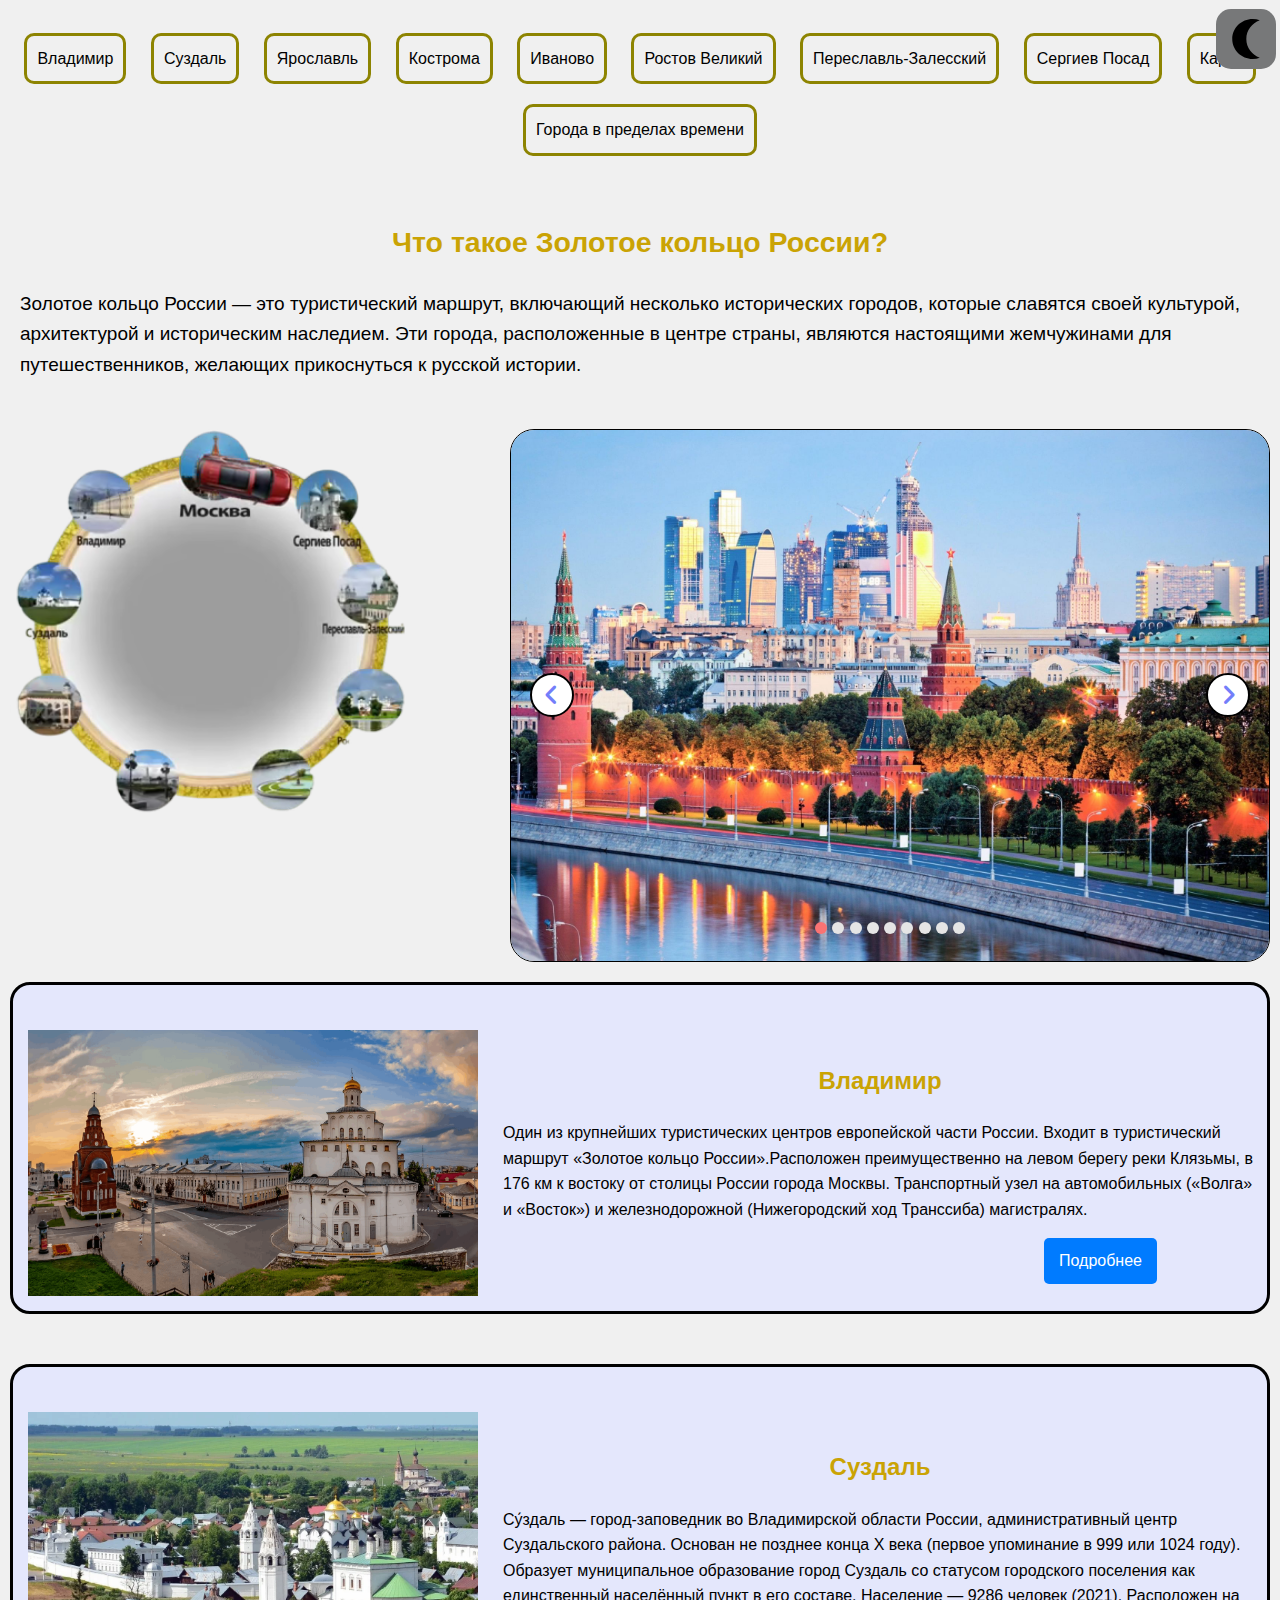
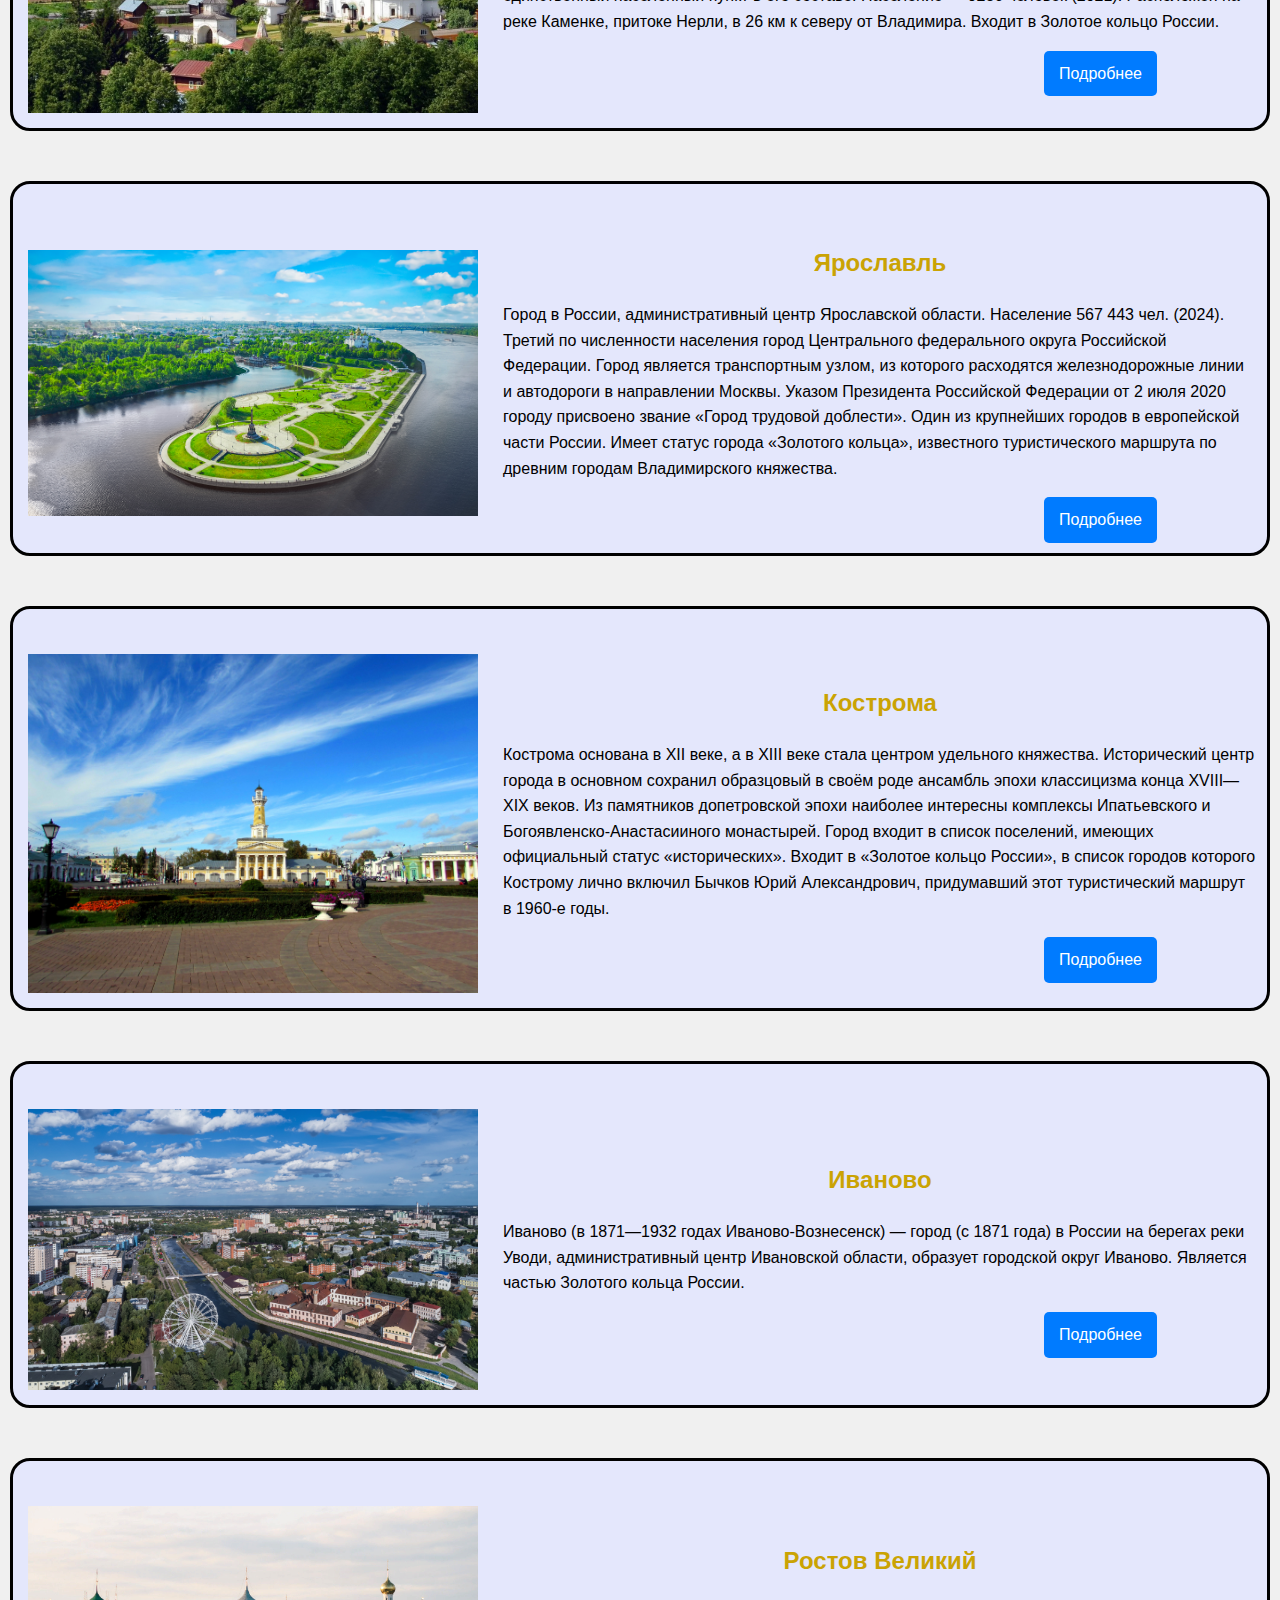
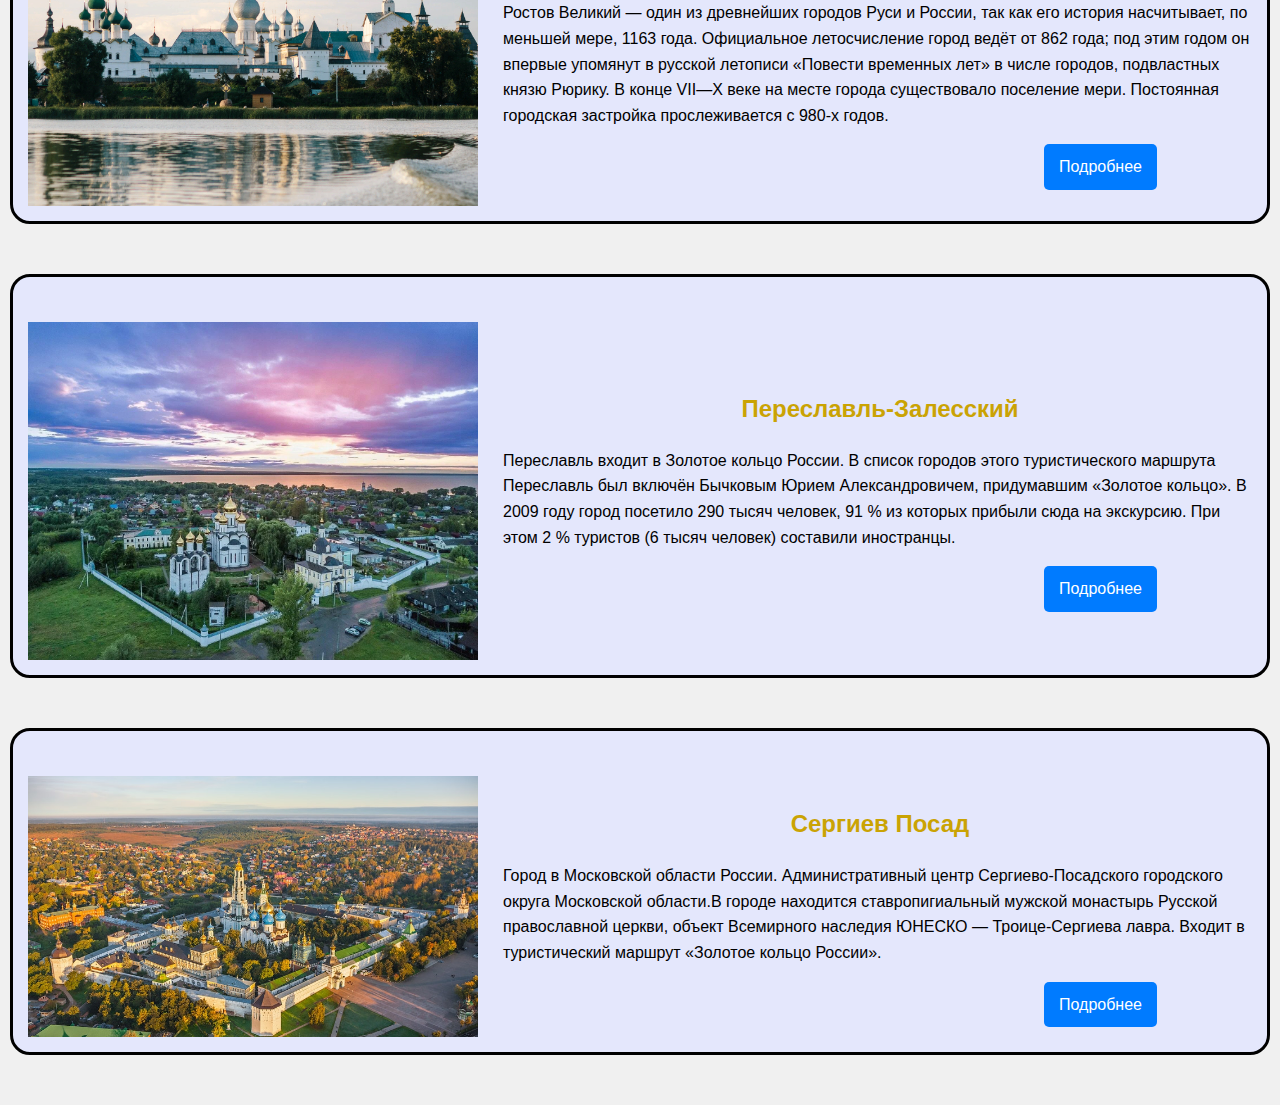
<file: index.html>
<!DOCTYPE html>
<html lang="ru">

<head>
    <meta charset="UTF-8">
    <meta name="viewport" content="width=device-width, initial-scale=1.0">
    <title>Золотое кольцо России</title>
    <link rel="stylesheet" href="styles.css">
    <link rel="stylesheet" href="darkTheme.css">
    <link rel="stylesheet" href="https://cdnjs.cloudflare.com/ajax/libs/font-awesome/6.4.0/css/all.min.css">
    <link rel="icon" href="img/icon.png" type="image/png">
    
</head>

<body>
<button class="dark_theme_btn">
    <svg class="darkThemeIcon darkThemeIcon_night" viewBox="-5 0 32 32">
        <g id="Page-1" stroke="none" stroke-width="1" fill="none" fill-rule="evenodd" sketch:type="MSPage">
            <g id="Icon-Set-Filled" sketch:type="MSLayerGroup" transform="translate(-575.000000, -829.000000)"
                fill="#000000">
                <path
                    d="M586.256,845 C586.256,838.1 590.735,832.236 597,829.991 C595.243,829.361 593.353,829 591.372,829 C582.33,829 575,836.164 575,845 C575,853.837 582.33,861 591.372,861 C593.353,861 595.243,860.639 597,860.009 C590.735,857.764 586.256,851.901 586.256,845"
                    id="moon" sketch:type="MSShapeGroup">
    
                </path>
            </g>
        </g>
    </svg>
    <svg class="darkThemeIcon darkThemeIcon_light" viewBox="0 0 64 64">
        <g>
            <circle fill-rule="evenodd" clip-rule="evenodd" fill="#231F20" cx="32.003" cy="32.005" r="16.001" />
            <path fill-rule="evenodd" clip-rule="evenodd" fill="#231F20" d="M12.001,31.997c0-2.211-1.789-4-4-4H4c-2.211,0-4,1.789-4,4
    		s1.789,4,4,4h4C10.212,35.997,12.001,34.208,12.001,31.997z" />
            <path fill-rule="evenodd" clip-rule="evenodd" fill="#231F20"
                d="M12.204,46.139l-2.832,2.833c-1.563,1.562-1.563,4.094,0,5.656
    		c1.562,1.562,4.094,1.562,5.657,0l2.833-2.832c1.562-1.562,1.562-4.095,0-5.657C16.298,44.576,13.767,44.576,12.204,46.139z" />
            <path fill-rule="evenodd" clip-rule="evenodd" fill="#231F20" d="M32.003,51.999c-2.211,0-4,1.789-4,4V60c0,2.211,1.789,4,4,4
    		s4-1.789,4-4l-0.004-4.001C36.003,53.788,34.21,51.999,32.003,51.999z" />
            <path fill-rule="evenodd" clip-rule="evenodd" fill="#231F20" d="M51.798,46.143c-1.559-1.566-4.091-1.566-5.653-0.004
    		s-1.562,4.095,0,5.657l2.829,2.828c1.562,1.57,4.094,1.562,5.656,0s1.566-4.09,0-5.656L51.798,46.143z" />
            <path fill-rule="evenodd" clip-rule="evenodd" fill="#231F20" d="M60.006,27.997l-4.009,0.008
    		c-2.203-0.008-3.992,1.781-3.992,3.992c-0.008,2.211,1.789,4,3.992,4h4.001c2.219,0.008,4-1.789,4-4
    		C64.002,29.79,62.217,27.997,60.006,27.997z" />
            <path fill-rule="evenodd" clip-rule="evenodd" fill="#231F20"
                d="M51.798,17.859l2.828-2.829c1.574-1.566,1.562-4.094,0-5.657
    		c-1.559-1.567-4.09-1.567-5.652-0.004l-2.829,2.836c-1.562,1.555-1.562,4.086,0,5.649C47.699,19.426,50.239,19.418,51.798,17.859z" />
            <path fill-rule="evenodd" clip-rule="evenodd" fill="#231F20" d="M32.003,11.995c2.207,0.016,4-1.789,4-3.992v-4
    		c0-2.219-1.789-4-4-4c-2.211-0.008-4,1.781-4,3.993l0.008,4.008C28.003,10.206,29.792,11.995,32.003,11.995z" />
            <path fill-rule="evenodd" clip-rule="evenodd" fill="#231F20" d="M12.212,17.855c1.555,1.562,4.079,1.562,5.646-0.004
    		c1.574-1.551,1.566-4.09,0.008-5.649l-2.829-2.828c-1.57-1.571-4.094-1.559-5.657,0c-1.575,1.559-1.575,4.09-0.012,5.653
    		L12.212,17.855z" />
        </g>
    </svg>
</button>
    <nav class="navDark">
        <a href="#vladimir">Владимир</a>
        <a href="#suzdal">Суздаль</a>
        <a href="#yaroslavl">Ярославль</a>
        <a href="#kostroma">Кострома</a>
        <a href="#ivanovo">Иваново</a>
        <a href="#rostov">Ростов Великий</a>
        <a href="#pereslavl">Переславль-Залесский</a>
        <a href="#sergievposad">Сергиев Посад</a>
        <a href="map.html">Карта</a>
        <a href="map2.html">Города в пределах времени</a>
    </nav>

    <div class="intro">
        <h2 class="int">Что такое Золотое кольцо России?</h2>
        <p>Золотое кольцо России — это туристический маршрут, включающий несколько исторических городов, которые
            славятся своей культурой, архитектурой и историческим наследием. Эти города, расположенные в центре страны,
            являются настоящими жемчужинами для путешественников, желающих прикоснуться к русской истории.</p>
    </div>
    <div class="map">
        <video src="img/kartagl.webm" class="image1" autoplay muted loop></video>

        <div class="blockSlider" id="blockSlider">
            <div class="FullArea">
                <div class="imagesArea">
                    <img src="img/mockva.jpg" alt="" class="imageSlider">
                    <img src="img/sergievposad.jpg" alt="" class="imageSlider">
                    <img src="img/pereslavl.jpg" alt="" class="imageSlider">
                    <img src="img/rostov.png" alt="" class="imageSlider">
                    <img src="img/yaroslavl.jpg" alt="" class="imageSlider">
                    <img src="img/kostroma.jpg" alt="" class="imageSlider">
                    <img src="img/ivanovo.jpg" alt="" class="imageSlider">
                    <img src="img/suzdal.jpg" alt="" class="imageSlider">
                    <img src="img/vladimir.png" alt="" class="imageSlider">
                </div>

                <div class="pointsAreaSize">
                    <span class="point"></span>
                    <span class="point"></span>
                    <span class="point"></span>
                    <span class="point"></span>
                    <span class="point"></span>
                    <span class="point"></span>
                    <span class="point"></span>
                    <span class="point"></span>
                    <span class="point"></span>
                </div>

                <div class="btnsAreaSize">
                    <div class="blockArrow" id="leftBtn"><i class="fa fa-angle-left" aria-hidden="true"></i></div>
                    <div class="blockArrow" id="rightBtn"><i class="fa fa-angle-right" aria-hidden="true"></i></div>
                </div>
            </div>

        </div>
        <script src="script.js"></script>
    </div>




    <div class="adapt">
        <div class="container">
            <img src="img/vladimir.png" alt="Изображение недоступно" class="image">
            <div class="text">
                <h2 id="vladimir">Владимир</h2>
                <p>Один из крупнейших туристических центров европейской части России. Входит в туристический маршрут
                    «Золотое кольцо России».Расположен преимущественно на левом берегу реки Клязьмы, в 176 км к
                    востоку от столицы России города Москвы. Транспортный узел на автомобильных («Волга» и «Восток»)
                    и
                    железнодорожной (Нижегородский ход Транссиба) магистралях.</p>
                <a href="vladimir.html" class="more-button">Подробнее</a>
            </div>
        </div>
    </div>


    <div class="adapt">
        <div class="container">
            <img src="img/suzdal.jpg" alt="Изображение недоступно" class="image">
            <div class="text">
                <h2 id="suzdal">Суздаль</h2>
                <p>Су́здаль — город-заповедник во Владимирской области России, административный центр Суздальского
                    района. Основан не
                    позднее конца X века (первое упоминание в 999 или 1024 году).

                    Образует муниципальное образование город Суздаль со статусом городского поселения как единственный
                    населённый пункт в
                    его составе. Население — 9286 человек (2021).

                    Расположен на реке Каменке, притоке Нерли, в 26 км к северу от Владимира. Входит в Золотое кольцо
                    России.</p>
                <a href="suzdal.html" class="more-button">Подробнее</a>
            </div>
        </div>
    </div>









    <div class="adapt">
        <div class="container">
            <img src="img/yaroslavl.jpg" alt="Изображение недоступно" class="image">

            <div class="text">
                <h2 id="yaroslavl">Ярославль</h2>
                <p>Город в России, административный центр Ярославской области. Население 567 443 чел. (2024). Третий
                    по
                    численности
                    населения город Центрального федерального округа Российской Федерации. Город является
                    транспортным
                    узлом, из которого
                    расходятся железнодорожные линии и автодороги в направлении Москвы. Указом Президента Российской
                    Федерации от 2 июля 2020 городу присвоено звание «Город трудовой доблести». Один из
                    крупнейших городов в европейской части России. Имеет статус города «Золотого кольца», известного
                    туристического маршрута
                    по древним городам Владимирского княжества.</p>
                <a href="yaroslavl.html" class="more-button">Подробнее</a>

            </div>
        </div>
    </div>


    <div class="adapt">
        <div class="container">
            <img src="img/kostroma.jpg" alt="Изображение недоступно" class="image">
            <div class="text">
                <h2 id="kostroma">Кострома</h2>
                <p>Кострома основана в XII веке, а в XIII веке стала центром удельного княжества. Исторический центр
                    города в основном
                    сохранил образцовый в своём роде ансамбль эпохи классицизма конца XVIII—XIX веков. Из памятников
                    допетровской эпохи
                    наиболее интересны комплексы Ипатьевского и Богоявленско-Анастасииного монастырей. Город входит
                    в
                    список поселений,
                    имеющих официальный статус «исторических». Входит в «Золотое кольцо России», в список городов
                    которого Кострому лично
                    включил Бычков Юрий Александрович, придумавший этот туристический маршрут в 1960-е годы.</p>
                <a href="kostroma.html" class="more-button">Подробнее</a>
            </div>
        </div>
    </div>









    <div class="adapt">
        <div class="container">
            <img src="img/ivanovo.jpg" alt="Изображение недоступно" class="image">
            <div class="text">
                <h2 id="ivanovo">Иваново</h2>
                <p>Иваново (в 1871—1932 годах Иваново-Вознесенск) — город (с 1871 года) в России на берегах реки
                    Уводи,
                    административный центр Ивановской области, образует городской округ Иваново. Является частью
                    Золотого кольца
                    России.</p>
                <a href="ivanovo.html" class="more-button">Подробнее</a>
            </div>
        </div>
    </div>

    <div class="adapt">
        <div class="container">
            <img src="img/rostov.png" alt="Изображение недоступно" class="image">
            <div class="text">
                <h2 id="rostov">Ростов Великий</h2>
                <p>Ростов Великий — один из древнейших городов Руси и России, так как его история насчитывает, по
                    меньшей мере, 1163 года.
                    Официальное летосчисление город ведёт от 862 года; под этим годом он впервые упомянут в русской
                    летописи «Повести
                    временных лет» в числе городов, подвластных князю Рюрику. В конце VII—X веке на месте города
                    существовало поселение
                    мери. Постоянная городская застройка прослеживается с 980-х годов.</p>
                <a href="rostov.html" class="more-button">Подробнее</a>
            </div>
        </div>
    </div>
    <div class="adapt">
        <div class="container">
            <img src="img/pereslavl.jpg" alt="Изображение недоступно" class="image">
            <div class="text">
                <h2 id="pereslavl">Переславль-Залесский</h2>
                <p>Переславль входит в Золотое кольцо России. В список городов этого туристического маршрута
                    Переславль
                    был включён Бычковым Юрием Александровичем, придумавшим «Золотое кольцо». В 2009 году город
                    посетило
                    290 тысяч человек, 91 % из которых прибыли сюда на экскурсию. При этом 2 % туристов (6 тысяч
                    человек) составили иностранцы.</p>
                <a href="pereslavl.html" class="more-button">Подробнее</a>
            </div>
        </div>
    </div>
    <div class="adapt">
        <div class="container">
            <img src="img/sergievposad.jpg" alt="Изображение недоступно" class="image">
            <div class="text">
                <h2 id="sergievposad">Сергиев Посад</h2>
                <p>Город в Московской области России. Административный центр Сергиево-Посадского городского округа
                    Московской области.В
                    городе находится ставропигиальный мужской монастырь Русской православной церкви, объект
                    Всемирного
                    наследия ЮНЕСКО —
                    Троице-Сергиева лавра. Входит в туристический маршрут «Золотое кольцо России».</p>
                <a href="sergievposad.html" class="more-button">Подробнее</a>
            </div>
        </div>
    </div>



</html>
</file>
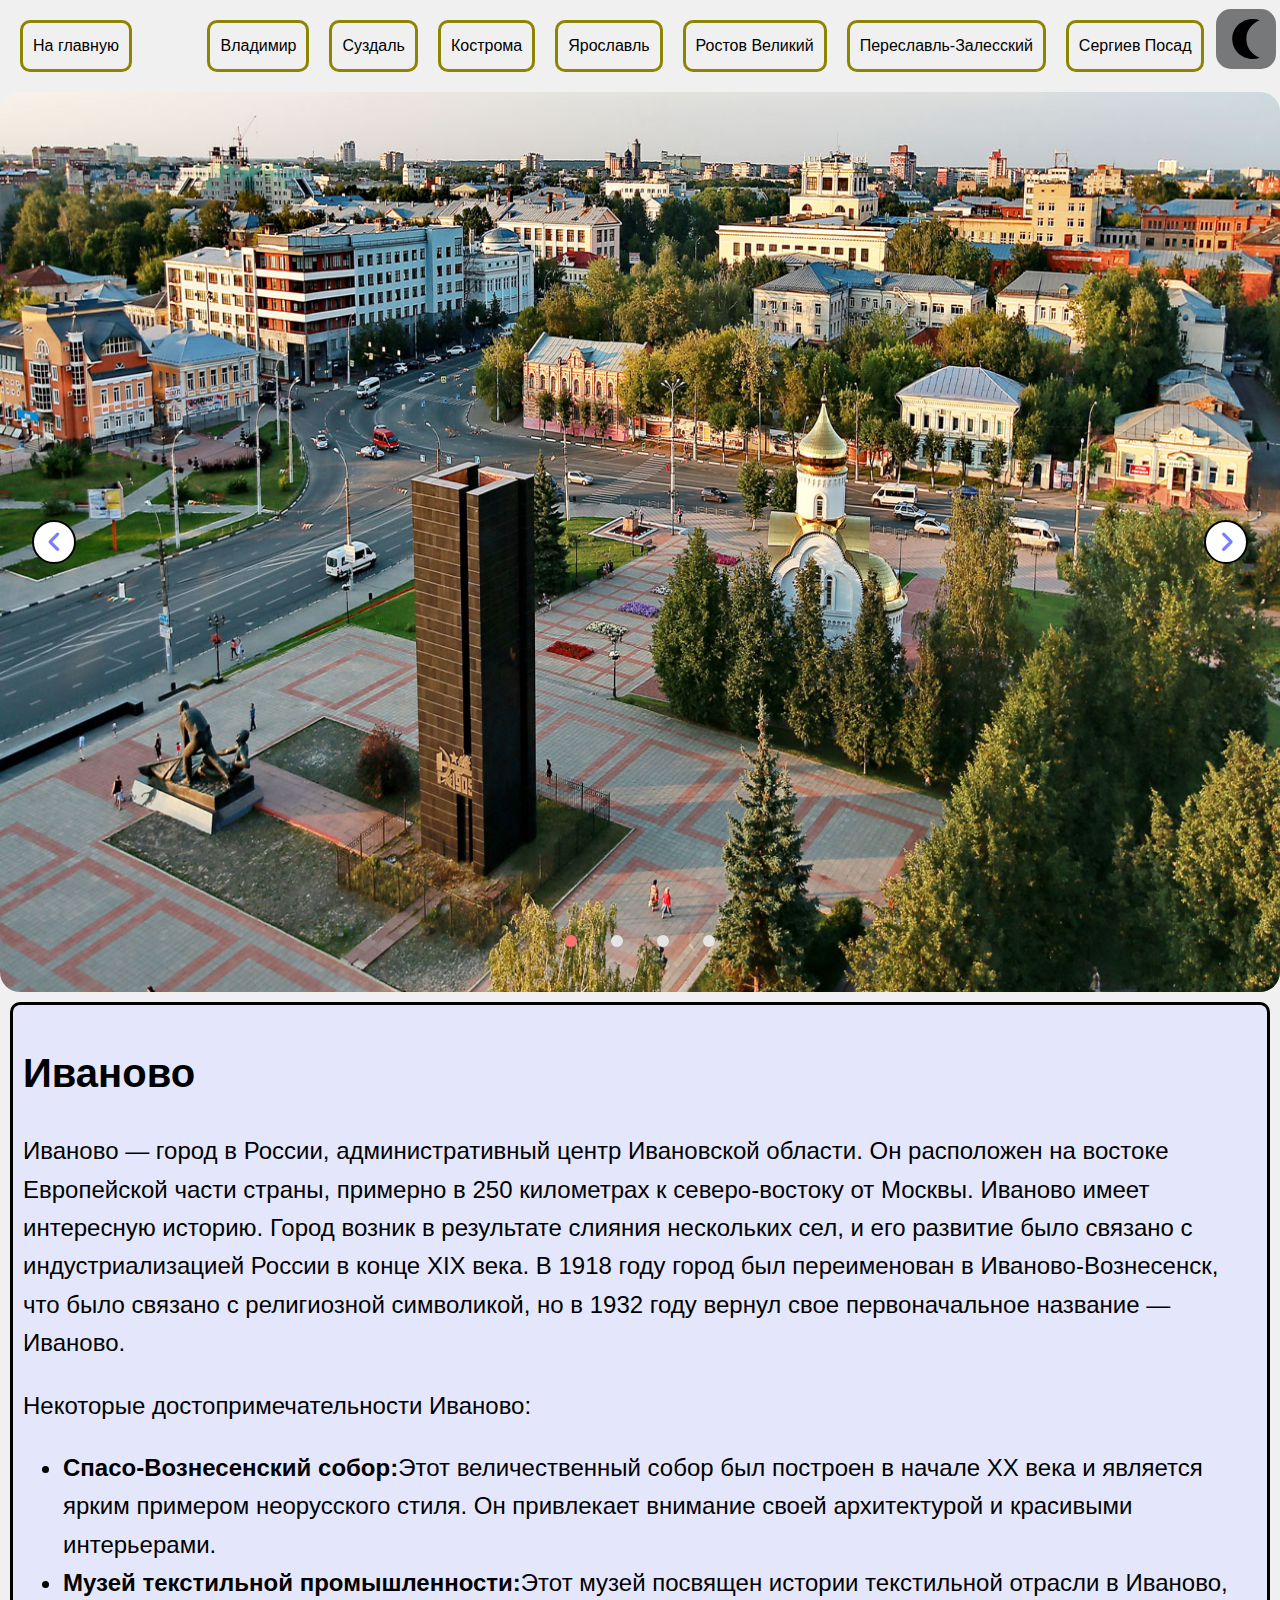
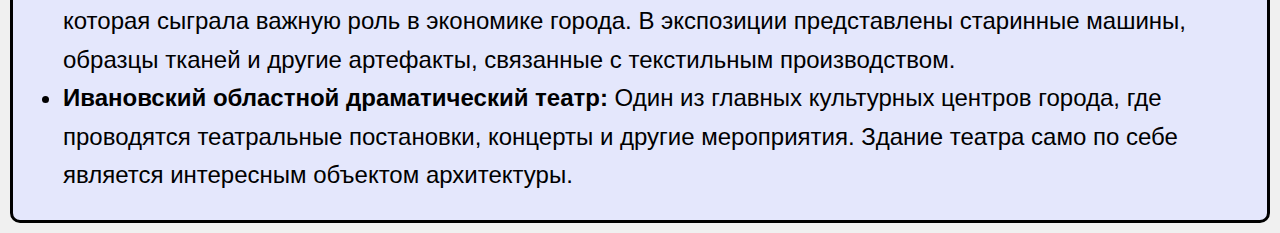
<file: ivanovo.html>
<!DOCTYPE html>
<html lang="ru">

<head>
    <meta charset="UTF-8">
    <meta name="viewport" content="width=device-width, initial-scale=1.0">
    <title>Иваново</title>
    <link rel="stylesheet" href="sourse.css">
    <link rel="stylesheet" href="darkTheme.css">
    <link rel="stylesheet" href="https://cdnjs.cloudflare.com/ajax/libs/font-awesome/6.4.0/css/all.min.css">
    <link rel="icon" href="img/icon.png" type="image/png">
</head>
<nav>
    <a href="index.html">На главную</a>
    <div class="navbar">
        <a href="vladimir.html">Владимир</a>
        <a href="yaroslavl.html">Суздаль</a>
        <a href="kostroma.html">Кострома</a>
        <a href="yaroslavl.html">Ярославль</a>
        <a href="rostov.html">Ростов Великий</a>
        <a href="pereslavl.html">Переславль-Залесский</a>
        <a href="sergievposad.html">Сергиев Посад</a>
    </div>
</nav>
<button class="dark_theme_btn">
    <svg class="darkThemeIcon darkThemeIcon_night" viewBox="-5 0 32 32">
        <g id="Page-1" stroke="none" stroke-width="1" fill="none" fill-rule="evenodd" sketch:type="MSPage">
            <g id="Icon-Set-Filled" sketch:type="MSLayerGroup" transform="translate(-575.000000, -829.000000)"
                fill="#000000">
                <path
                    d="M586.256,845 C586.256,838.1 590.735,832.236 597,829.991 C595.243,829.361 593.353,829 591.372,829 C582.33,829 575,836.164 575,845 C575,853.837 582.33,861 591.372,861 C593.353,861 595.243,860.639 597,860.009 C590.735,857.764 586.256,851.901 586.256,845"
                    id="moon" sketch:type="MSShapeGroup">

                </path>
            </g>
        </g>
    </svg>
    <svg class="darkThemeIcon darkThemeIcon_light" viewBox="0 0 64 64">
        <g>
            <circle fill-rule="evenodd" clip-rule="evenodd" fill="#231F20" cx="32.003" cy="32.005" r="16.001" />
            <path fill-rule="evenodd" clip-rule="evenodd" fill="#231F20" d="M12.001,31.997c0-2.211-1.789-4-4-4H4c-2.211,0-4,1.789-4,4
    		s1.789,4,4,4h4C10.212,35.997,12.001,34.208,12.001,31.997z" />
            <path fill-rule="evenodd" clip-rule="evenodd" fill="#231F20"
                d="M12.204,46.139l-2.832,2.833c-1.563,1.562-1.563,4.094,0,5.656
    		c1.562,1.562,4.094,1.562,5.657,0l2.833-2.832c1.562-1.562,1.562-4.095,0-5.657C16.298,44.576,13.767,44.576,12.204,46.139z" />
            <path fill-rule="evenodd" clip-rule="evenodd" fill="#231F20" d="M32.003,51.999c-2.211,0-4,1.789-4,4V60c0,2.211,1.789,4,4,4
    		s4-1.789,4-4l-0.004-4.001C36.003,53.788,34.21,51.999,32.003,51.999z" />
            <path fill-rule="evenodd" clip-rule="evenodd" fill="#231F20" d="M51.798,46.143c-1.559-1.566-4.091-1.566-5.653-0.004
    		s-1.562,4.095,0,5.657l2.829,2.828c1.562,1.57,4.094,1.562,5.656,0s1.566-4.09,0-5.656L51.798,46.143z" />
            <path fill-rule="evenodd" clip-rule="evenodd" fill="#231F20" d="M60.006,27.997l-4.009,0.008
    		c-2.203-0.008-3.992,1.781-3.992,3.992c-0.008,2.211,1.789,4,3.992,4h4.001c2.219,0.008,4-1.789,4-4
    		C64.002,29.79,62.217,27.997,60.006,27.997z" />
            <path fill-rule="evenodd" clip-rule="evenodd" fill="#231F20"
                d="M51.798,17.859l2.828-2.829c1.574-1.566,1.562-4.094,0-5.657
    		c-1.559-1.567-4.09-1.567-5.652-0.004l-2.829,2.836c-1.562,1.555-1.562,4.086,0,5.649C47.699,19.426,50.239,19.418,51.798,17.859z" />
            <path fill-rule="evenodd" clip-rule="evenodd" fill="#231F20" d="M32.003,11.995c2.207,0.016,4-1.789,4-3.992v-4
    		c0-2.219-1.789-4-4-4c-2.211-0.008-4,1.781-4,3.993l0.008,4.008C28.003,10.206,29.792,11.995,32.003,11.995z" />
            <path fill-rule="evenodd" clip-rule="evenodd" fill="#231F20" d="M12.212,17.855c1.555,1.562,4.079,1.562,5.646-0.004
    		c1.574-1.551,1.566-4.09,0.008-5.649l-2.829-2.828c-1.57-1.571-4.094-1.559-5.657,0c-1.575,1.559-1.575,4.09-0.012,5.653
    		L12.212,17.855z" />
        </g>
    </svg>
</button>
<body>
    <div class="vlslider">
        <div class="blockSlider" id="blockSlider">
            <div class="FullArea">
                <div class="imagesArea">
                    <img src="img/ivanovoimg/ivanovo1.jpg" alt="Изображение недоступно" class="imageSlider">
                    <img src="img/ivanovoimg/ivanovo2.jpg" alt="Изображение недоступно" class="imageSlider">
                    <img src="img/ivanovoimg/ivanovo3.jpg" alt="Изображение недоступно" class="imageSlider">
                    <img src="img/ivanovoimg/ivanovo4.jpg" alt="Изображение недоступно" class="imageSlider">
                </div>

                <div class="pointsAreaSize">
                    <span class="point"></span>
                    <span class="point"></span>
                    <span class="point"></span>
                    <span class="point"></span>
                </div>

                <div class="btnsAreaSize">
                    <div class="blockArrow" id="leftBtn"><i class="fa fa-angle-left" aria-hidden="true"></i></div>
                    <div class="blockArrow" id="rightBtn"><i class="fa fa-angle-right" aria-hidden="true"></i></div>
                </div>
            </div>

        </div>
        <script src="script.js"></script>
    </div>
    </div>
    <div class="description">
        <h1>Иваново</h1>

        <p>Иваново — город в России, административный центр Ивановской области. Он расположен на востоке Европейской
            части страны,
            примерно в 250 километрах к северо-востоку от Москвы. Иваново имеет интересную историю. Город возник в
            результате слияния нескольких сел, и его развитие было связано с
            индустриализацией России в конце XIX века. В 1918 году город был переименован в Иваново-Вознесенск, что было
            связано с
            религиозной символикой, но в 1932 году вернул свое первоначальное название — Иваново.
        </p>
        <p>Некоторые достопримечательности Иваново:</p>
        <ul>
            <li><strong>Спасо-Вознесенский собор:</strong>Этот величественный собор был построен в начале XX века и является ярким примером неорусского стиля. Он привлекает
            внимание своей архитектурой и красивыми интерьерами.</li>
            <li><strong>Музей текстильной промышленности:</strong>Этот музей посвящен истории текстильной отрасли в Иваново, которая сыграла важную роль в экономике города. В экспозиции
            представлены старинные машины, образцы тканей и другие артефакты, связанные с текстильным производством.</li>
            <li><strong>Ивановский областной драматический театр:</strong> Один из главных культурных центров города, где проводятся театральные постановки, концерты и другие мероприятия. Здание
            театра само по себе является интересным объектом архитектуры.</li>
        </ul>
    </div>

</body>

</html>
</file>
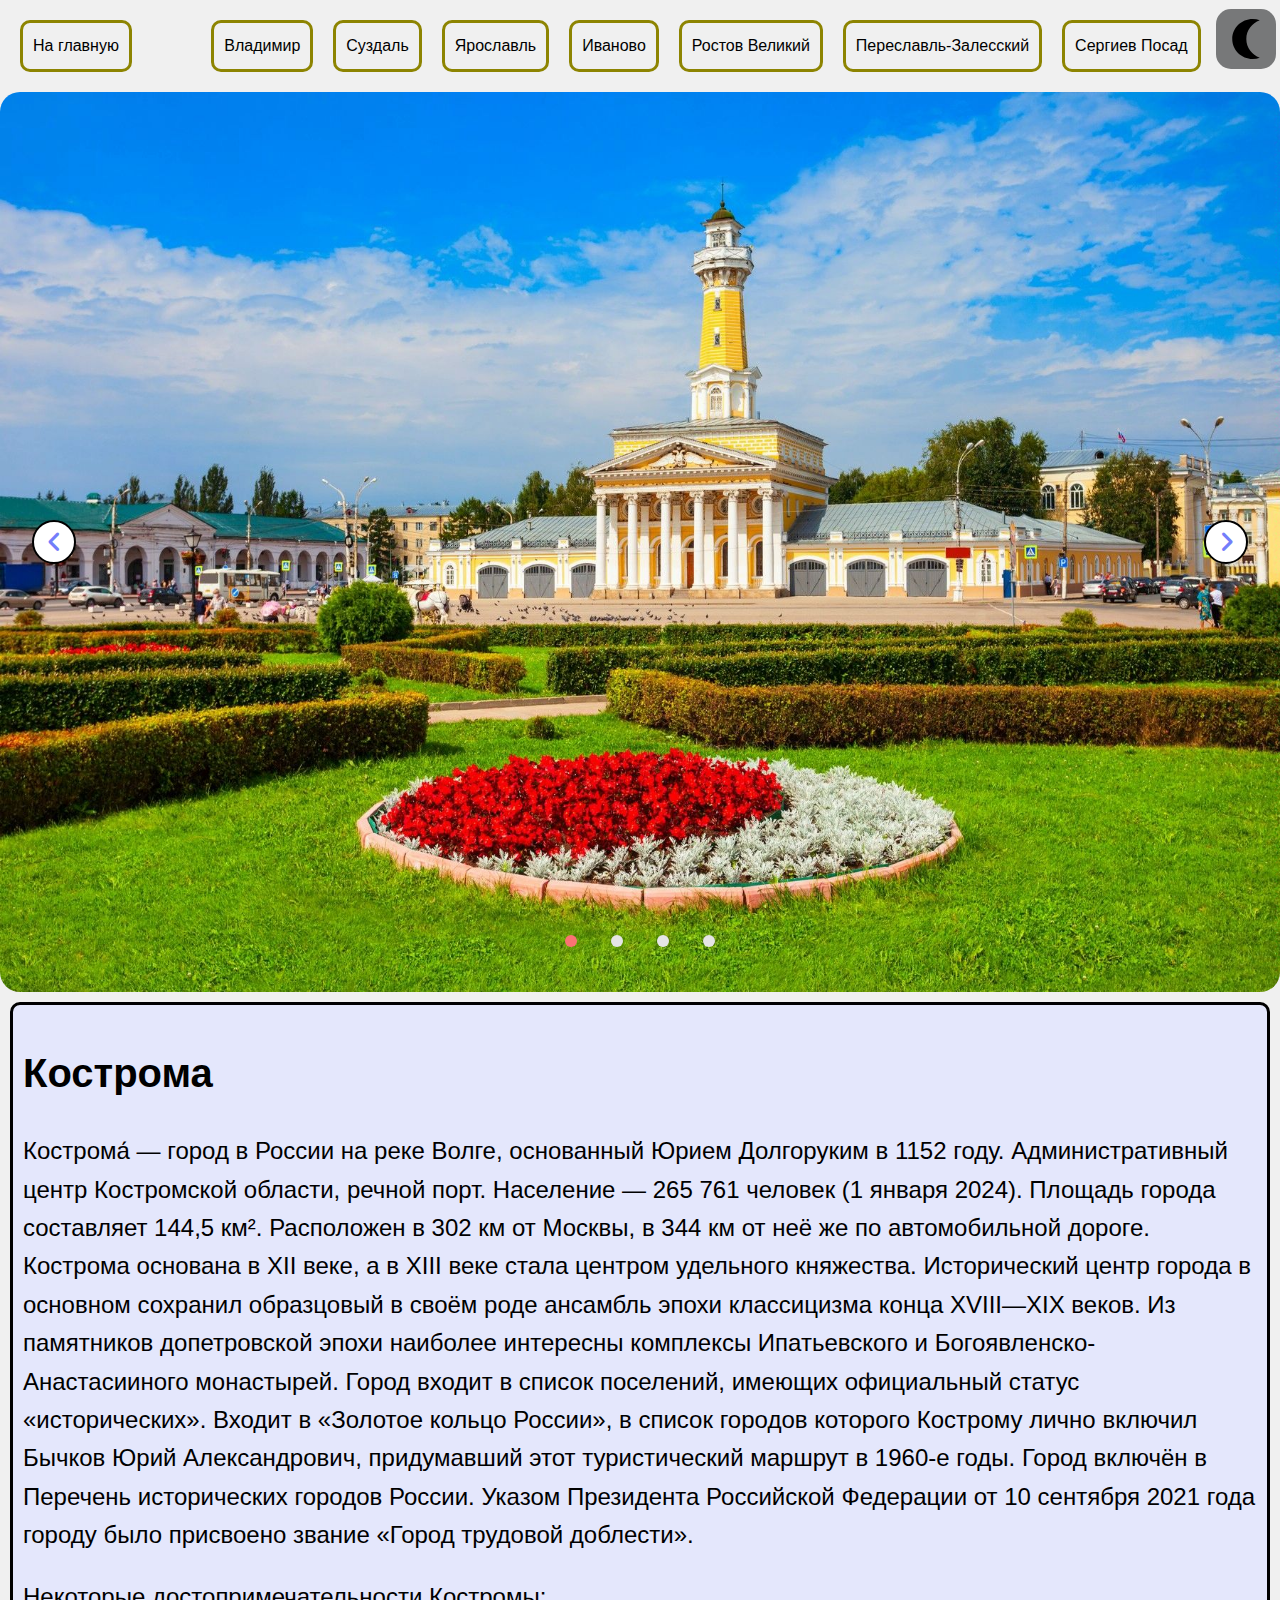
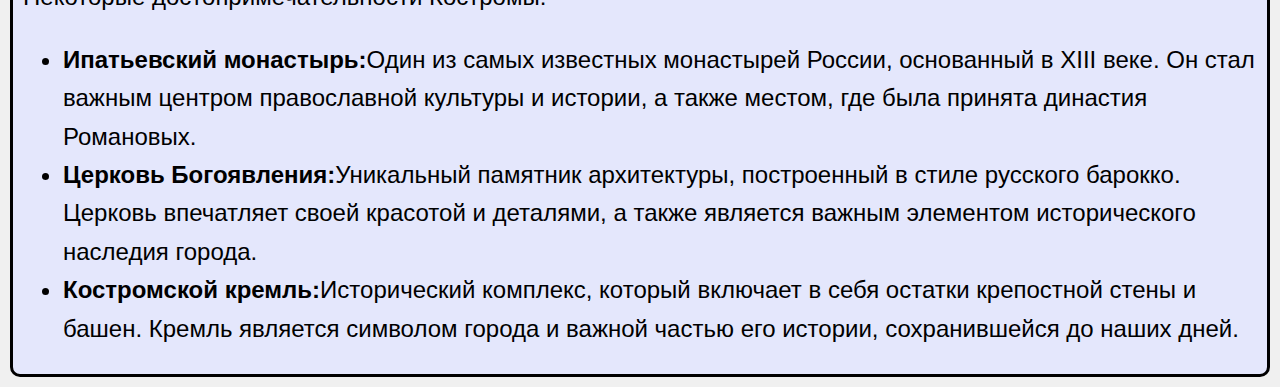
<file: kostroma.html>
<!DOCTYPE html>
<html lang="ru">

<head>
    <meta charset="UTF-8">
    <meta name="viewport" content="width=device-width, initial-scale=1.0">
    <title>Кострома</title>
    <link rel="stylesheet" href="sourse.css">
    <link rel="stylesheet" href="darkTheme.css">
    <link rel="stylesheet" href="https://cdnjs.cloudflare.com/ajax/libs/font-awesome/6.4.0/css/all.min.css">
    <link rel="icon" href="img/icon.png" type="image/png">
</head>
<nav>
    <a href="index.html">На главную</a>
    <div class="navbar">
        <a href="vladimir.html">Владимир</a>
        <a href="suzdal.html">Суздаль</a>
        <a href="yaroslavl.html">Ярославль</a>
        <a href="ivanovo.html">Иваново</a>
        <a href="rostov.html">Ростов Великий</a>
        <a href="pereslavl.html">Переславль-Залесский</a>
        <a href="sergievposad.html">Сергиев Посад</a>
    </div>
</nav>
<button class="dark_theme_btn">
    <svg class="darkThemeIcon darkThemeIcon_night" viewBox="-5 0 32 32">
        <g id="Page-1" stroke="none" stroke-width="1" fill="none" fill-rule="evenodd" sketch:type="MSPage">
            <g id="Icon-Set-Filled" sketch:type="MSLayerGroup" transform="translate(-575.000000, -829.000000)"
                fill="#000000">
                <path
                    d="M586.256,845 C586.256,838.1 590.735,832.236 597,829.991 C595.243,829.361 593.353,829 591.372,829 C582.33,829 575,836.164 575,845 C575,853.837 582.33,861 591.372,861 C593.353,861 595.243,860.639 597,860.009 C590.735,857.764 586.256,851.901 586.256,845"
                    id="moon" sketch:type="MSShapeGroup">

                </path>
            </g>
        </g>
    </svg>
    <svg class="darkThemeIcon darkThemeIcon_light" viewBox="0 0 64 64">
        <g>
            <circle fill-rule="evenodd" clip-rule="evenodd" fill="#231F20" cx="32.003" cy="32.005" r="16.001" />
            <path fill-rule="evenodd" clip-rule="evenodd" fill="#231F20" d="M12.001,31.997c0-2.211-1.789-4-4-4H4c-2.211,0-4,1.789-4,4
    		s1.789,4,4,4h4C10.212,35.997,12.001,34.208,12.001,31.997z" />
            <path fill-rule="evenodd" clip-rule="evenodd" fill="#231F20"
                d="M12.204,46.139l-2.832,2.833c-1.563,1.562-1.563,4.094,0,5.656
    		c1.562,1.562,4.094,1.562,5.657,0l2.833-2.832c1.562-1.562,1.562-4.095,0-5.657C16.298,44.576,13.767,44.576,12.204,46.139z" />
            <path fill-rule="evenodd" clip-rule="evenodd" fill="#231F20" d="M32.003,51.999c-2.211,0-4,1.789-4,4V60c0,2.211,1.789,4,4,4
    		s4-1.789,4-4l-0.004-4.001C36.003,53.788,34.21,51.999,32.003,51.999z" />
            <path fill-rule="evenodd" clip-rule="evenodd" fill="#231F20" d="M51.798,46.143c-1.559-1.566-4.091-1.566-5.653-0.004
    		s-1.562,4.095,0,5.657l2.829,2.828c1.562,1.57,4.094,1.562,5.656,0s1.566-4.09,0-5.656L51.798,46.143z" />
            <path fill-rule="evenodd" clip-rule="evenodd" fill="#231F20" d="M60.006,27.997l-4.009,0.008
    		c-2.203-0.008-3.992,1.781-3.992,3.992c-0.008,2.211,1.789,4,3.992,4h4.001c2.219,0.008,4-1.789,4-4
    		C64.002,29.79,62.217,27.997,60.006,27.997z" />
            <path fill-rule="evenodd" clip-rule="evenodd" fill="#231F20"
                d="M51.798,17.859l2.828-2.829c1.574-1.566,1.562-4.094,0-5.657
    		c-1.559-1.567-4.09-1.567-5.652-0.004l-2.829,2.836c-1.562,1.555-1.562,4.086,0,5.649C47.699,19.426,50.239,19.418,51.798,17.859z" />
            <path fill-rule="evenodd" clip-rule="evenodd" fill="#231F20" d="M32.003,11.995c2.207,0.016,4-1.789,4-3.992v-4
    		c0-2.219-1.789-4-4-4c-2.211-0.008-4,1.781-4,3.993l0.008,4.008C28.003,10.206,29.792,11.995,32.003,11.995z" />
            <path fill-rule="evenodd" clip-rule="evenodd" fill="#231F20" d="M12.212,17.855c1.555,1.562,4.079,1.562,5.646-0.004
    		c1.574-1.551,1.566-4.09,0.008-5.649l-2.829-2.828c-1.57-1.571-4.094-1.559-5.657,0c-1.575,1.559-1.575,4.09-0.012,5.653
    		L12.212,17.855z" />
        </g>
    </svg>
</button>
<body>
    <div class="vlslider">
        <div class="blockSlider" id="blockSlider">
            <div class="FullArea">
                <div class="imagesArea">
                    <img src="img/kostromaimg/kostroma1.jpg" alt="Изображение недоступно" class="imageSlider">
                    <img src="img/kostromaimg/kostroma2.jpg" alt="Изображение недоступно" class="imageSlider">
                    <img src="img/kostromaimg/kostroma3.jpg" alt="Изображение недоступно" class="imageSlider">
                    <img src="img/kostromaimg/kostroma4.jpg" alt="Изображение недоступно" class="imageSlider">
                </div>

                <div class="pointsAreaSize">
                    <span class="point"></span>
                    <span class="point"></span>
                    <span class="point"></span>
                    <span class="point"></span>
                </div>

                <div class="btnsAreaSize">
                    <div class="blockArrow" id="leftBtn"><i class="fa fa-angle-left" aria-hidden="true"></i></div>
                    <div class="blockArrow" id="rightBtn"><i class="fa fa-angle-right" aria-hidden="true"></i></div>
                </div>
            </div>

        </div>
        <script src="script.js"></script>
    </div>
    </div>
    <div class="description">
        <h1>Кострома</h1>

        <p>Кострома́ — город в России на реке Волге, основанный Юрием Долгоруким в 1152 году. Административный центр
            Костромской
            области, речной порт. Население — 265 761 человек (1 января 2024). Площадь города составляет 144,5 км².
            Расположен в
            302 км от Москвы, в 344 км от неё же по автомобильной дороге.

            Кострома основана в XII веке, а в XIII веке стала центром удельного княжества. Исторический центр города в
            основном
            сохранил образцовый в своём роде ансамбль эпохи классицизма конца XVIII—XIX веков. Из памятников
            допетровской эпохи
            наиболее интересны комплексы Ипатьевского и Богоявленско-Анастасииного монастырей. Город входит в список
            поселений,
            имеющих официальный статус «исторических». Входит в «Золотое кольцо России», в список городов которого
            Кострому лично
            включил Бычков Юрий Александрович, придумавший этот туристический маршрут в 1960-е годы.

            Город включён в Перечень исторических городов России. Указом Президента Российской Федерации от 10 сентября
            2021 года
            городу было присвоено звание «Город трудовой доблести».</p>
        <p>Некоторые достопримечательности Костромы:</p>
        <ul>
            <li><strong>Ипатьевский монастырь:</strong>Один из самых известных монастырей России, основанный в XIII
                веке. Он стал важным центром православной культуры и
                истории, а также местом, где была принята династия Романовых.</li>
            <li><strong> Церковь Богоявления:</strong>Уникальный памятник архитектуры, построенный в стиле русского
                барокко. Церковь впечатляет своей красотой и деталями, а
                также является важным элементом исторического наследия города.</li>
            <li><strong>Костромской кремль:</strong>Исторический комплекс, который включает в себя остатки крепостной
                стены и башен. Кремль является символом города и
                важной частью его истории, сохранившейся до наших дней.</li>
        </ul>
    </div>

</body>

</html>
</file>
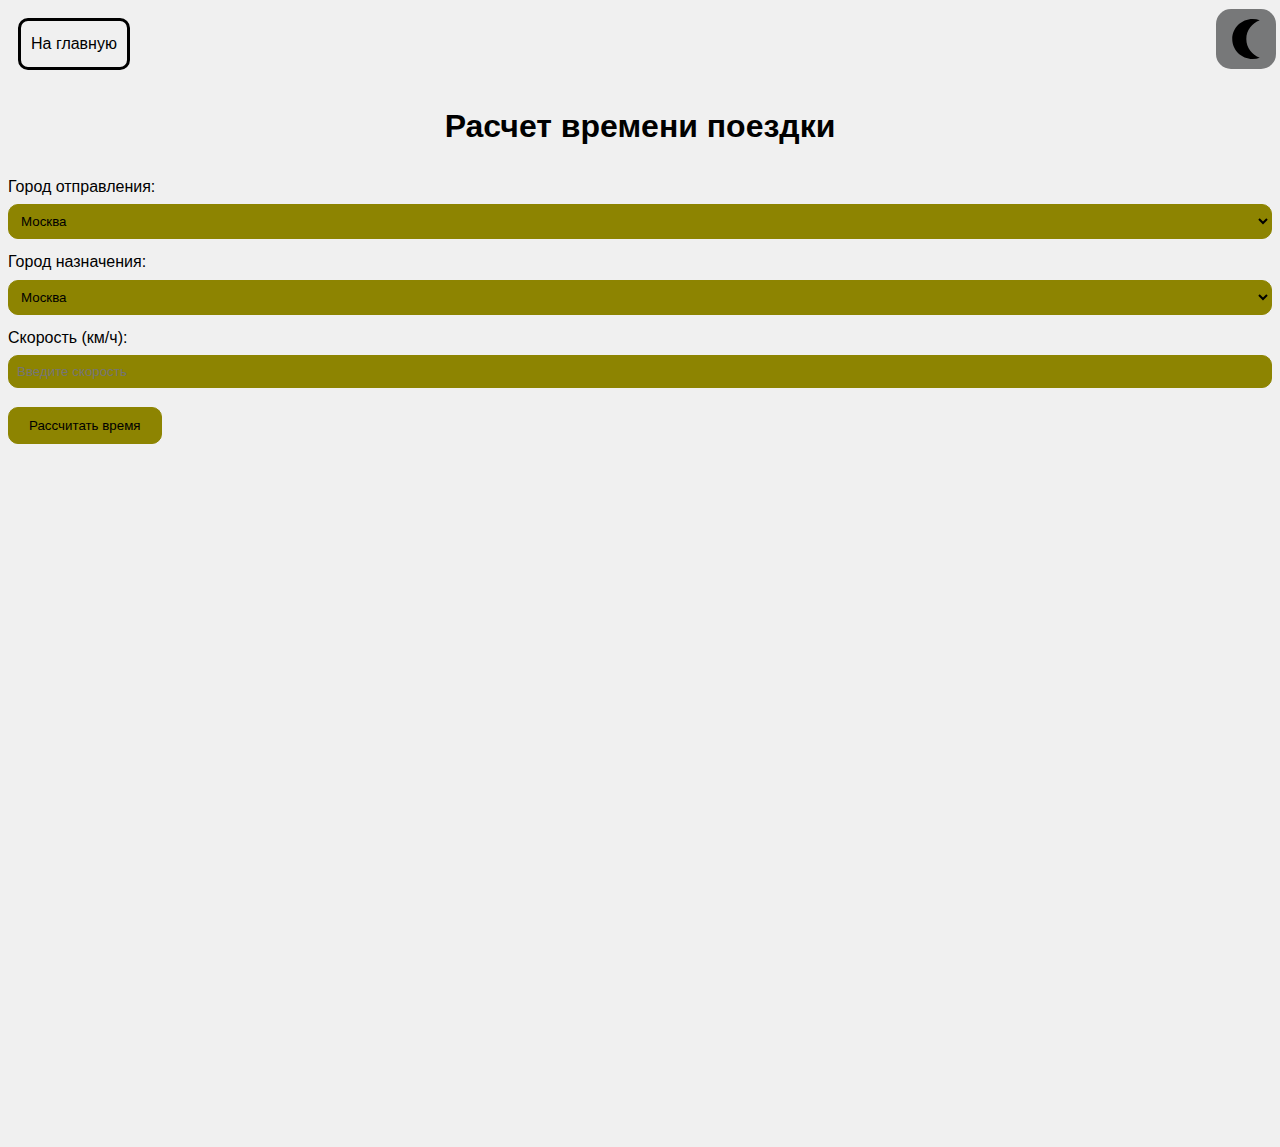
<file: map.html>
<!DOCTYPE html>
<html lang="ru">

<head>
    <meta charset="UTF-8">
    <meta name="viewport" content="width=device-width, initial-scale=1.0">
    <title>Расчет времени поездки</title>
    <script src="https://api-maps.yandex.ru/2.1/?apikey=bd687709-7c8d-4483-bcf6-f46fd02bc4b6&lang=ru_RU" type="text/javascript"></script>
    <link rel="stylesheet" href="map.css">
    <link rel="stylesheet" href="darkTheme.css">
    <link rel="icon" href="img/icon.png">
</head>

<body>
    <button class="dark_theme_btn">
        <svg class="darkThemeIcon darkThemeIcon_night" viewBox="-5 0 32 32">
            <g id="Page-1" stroke="none" stroke-width="1" fill="none" fill-rule="evenodd" sketch:type="MSPage">
                <g id="Icon-Set-Filled" sketch:type="MSLayerGroup" transform="translate(-575.000000, -829.000000)"
                    fill="#000000">
                    <path
                        d="M586.256,845 C586.256,838.1 590.735,832.236 597,829.991 C595.243,829.361 593.353,829 591.372,829 C582.33,829 575,836.164 575,845 C575,853.837 582.33,861 591.372,861 C593.353,861 595.243,860.639 597,860.009 C590.735,857.764 586.256,851.901 586.256,845"
                        id="moon" sketch:type="MSShapeGroup">
    
                    </path>
                </g>
            </g>
        </svg>
        <svg class="darkThemeIcon darkThemeIcon_light" viewBox="0 0 64 64">
            <g>
                <circle fill-rule="evenodd" clip-rule="evenodd" fill="#231F20" cx="32.003" cy="32.005" r="16.001" />
                <path fill-rule="evenodd" clip-rule="evenodd" fill="#231F20" d="M12.001,31.997c0-2.211-1.789-4-4-4H4c-2.211,0-4,1.789-4,4
        		s1.789,4,4,4h4C10.212,35.997,12.001,34.208,12.001,31.997z" />
                <path fill-rule="evenodd" clip-rule="evenodd" fill="#231F20"
                    d="M12.204,46.139l-2.832,2.833c-1.563,1.562-1.563,4.094,0,5.656
        		c1.562,1.562,4.094,1.562,5.657,0l2.833-2.832c1.562-1.562,1.562-4.095,0-5.657C16.298,44.576,13.767,44.576,12.204,46.139z" />
                <path fill-rule="evenodd" clip-rule="evenodd" fill="#231F20" d="M32.003,51.999c-2.211,0-4,1.789-4,4V60c0,2.211,1.789,4,4,4
        		s4-1.789,4-4l-0.004-4.001C36.003,53.788,34.21,51.999,32.003,51.999z" />
                <path fill-rule="evenodd" clip-rule="evenodd" fill="#231F20" d="M51.798,46.143c-1.559-1.566-4.091-1.566-5.653-0.004
        		s-1.562,4.095,0,5.657l2.829,2.828c1.562,1.57,4.094,1.562,5.656,0s1.566-4.09,0-5.656L51.798,46.143z" />
                <path fill-rule="evenodd" clip-rule="evenodd" fill="#231F20" d="M60.006,27.997l-4.009,0.008
        		c-2.203-0.008-3.992,1.781-3.992,3.992c-0.008,2.211,1.789,4,3.992,4h4.001c2.219,0.008,4-1.789,4-4
        		C64.002,29.79,62.217,27.997,60.006,27.997z" />
                <path fill-rule="evenodd" clip-rule="evenodd" fill="#231F20"
                    d="M51.798,17.859l2.828-2.829c1.574-1.566,1.562-4.094,0-5.657
        		c-1.559-1.567-4.09-1.567-5.652-0.004l-2.829,2.836c-1.562,1.555-1.562,4.086,0,5.649C47.699,19.426,50.239,19.418,51.798,17.859z" />
                <path fill-rule="evenodd" clip-rule="evenodd" fill="#231F20" d="M32.003,11.995c2.207,0.016,4-1.789,4-3.992v-4
        		c0-2.219-1.789-4-4-4c-2.211-0.008-4,1.781-4,3.993l0.008,4.008C28.003,10.206,29.792,11.995,32.003,11.995z" />
                <path fill-rule="evenodd" clip-rule="evenodd" fill="#231F20" d="M12.212,17.855c1.555,1.562,4.079,1.562,5.646-0.004
        		c1.574-1.551,1.566-4.09,0.008-5.649l-2.829-2.828c-1.57-1.571-4.094-1.559-5.657,0c-1.575,1.559-1.575,4.09-0.012,5.653
        		L12.212,17.855z" />
            </g>
        </svg>
    </button>
    <a class="mainButton" href="index.html">На главную</a>
    <h1>Расчет времени поездки</h1>
    <div class="input-group">
        <label for="fromCity">Город отправления:</label>
        <select id="fromCity">
            <option value="Москва">Москва</option>
            <option value="Сергиев Посад">Сергиев Посад</option>
            <option value="Переславль-Залесский">Переславль-Залесский</option>
            <option value="Ростов">Ростов</option>
            <option value="Ярославль">Ярославль</option>
            <option value="Кострома">Кострома</option>
            <option value="Иваново">Иваново</option>
            <option value="Суздаль">Суздаль</option>
            <option value="Владимир">Владимир</option>
        </select>
    </div>
    <div class="input-group">
        <label for="toCity">Город назначения:</label>
        <select id="toCity">
            <option value="Москва">Москва</option>
            <option value="Сергиев Посад">Сергиев Посад</option>
            <option value="Переславль-Залесский">Переславль-Залесский</option>
            <option value="Ростов">Ростов</option>
            <option value="Ярославль">Ярославль</option>
            <option value="Кострома">Кострома</option>
            <option value="Иваново">Иваново</option>
            <option value="Суздаль">Суздаль</option>
            <option value="Владимир">Владимир</option>
        </select>
    </div>
    <div class="input-group">
        <label class="gf" for="speed">Скорость (км/ч):</label>
        <input type="number" id="speed" placeholder="Введите скорость">
    </div>
    <button onclick="calculateTrip()">Рассчитать время</button>
    <p id="result"></p>
    <div id="map"></div>
    <script src="map.js"></script>
    

</body>
</html>
</file>
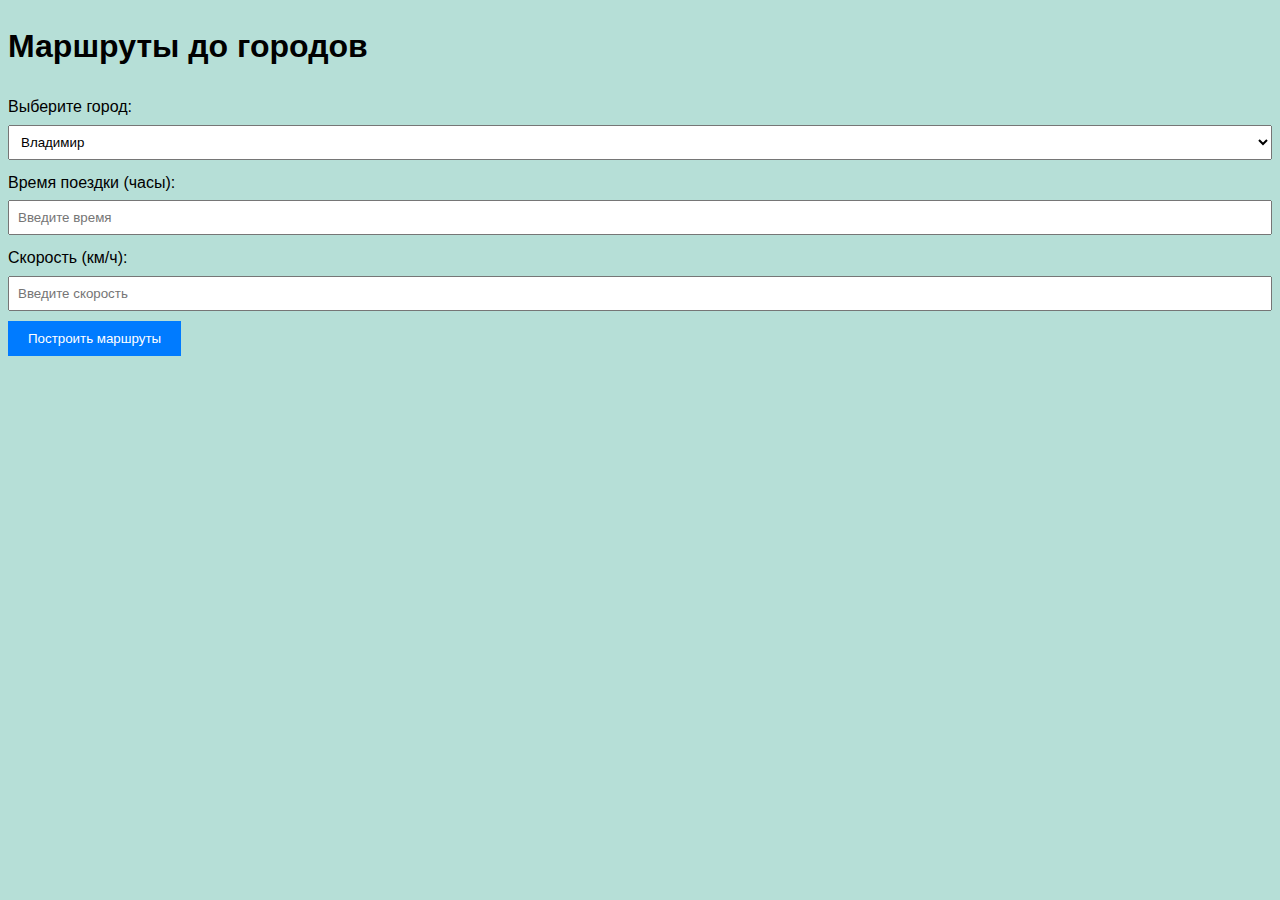
<file: map2.html>
<!DOCTYPE html>
<html lang="ru">
<head>
    <meta charset="UTF-8">
    <meta name="viewport" content="width=device-width, initial-scale=1.0">
    <link rel="stylesheet" href="map2.css">
    <link rel="icon" href="img/icon.png">
    <script src="https://api-maps.yandex.ru/2.1/?apikey=bd687709-7c8d-4483-bcf6-f46fd02bc4b6&lang=ru_RU"
        type="text/javascript"></script>
    <title>Расчет</title>
</head>
<body>
<h1>Маршруты до городов</h1>
<div class="input-group">
    <label for="city">Выберите город:</label>
    <select id="city">
        <option value="Владимир">Владимир</option>
        <option value="Санкт-Петербург">Санкт-Петербург</option>
        <option value="Казань">Казань</option>
        <option value="Екатеринбург">Екатеринбург</option>
        <option value="Новосибирск">Новосибирск</option>
        <option value="Владивосток">Владивосток</option>
        <option value="Сочи">Сочи</option>
        <option value="Калининград">Калининград</option>
    </select>
</div>
<div class="input-group">
    <label for="time">Время поездки (часы):</label>
    <input type="number" id="time" placeholder="Введите время">
</div>
<div class="input-group">
    <label for="speed">Скорость (км/ч):</label>
    <input type="number" id="speed" placeholder="Введите скорость">
</div>
<button onclick="findRoutes()">Построить маршруты</button>
<div id="map"></div>
    <script src="map2.js"></script>
</body>
</html>
</file>
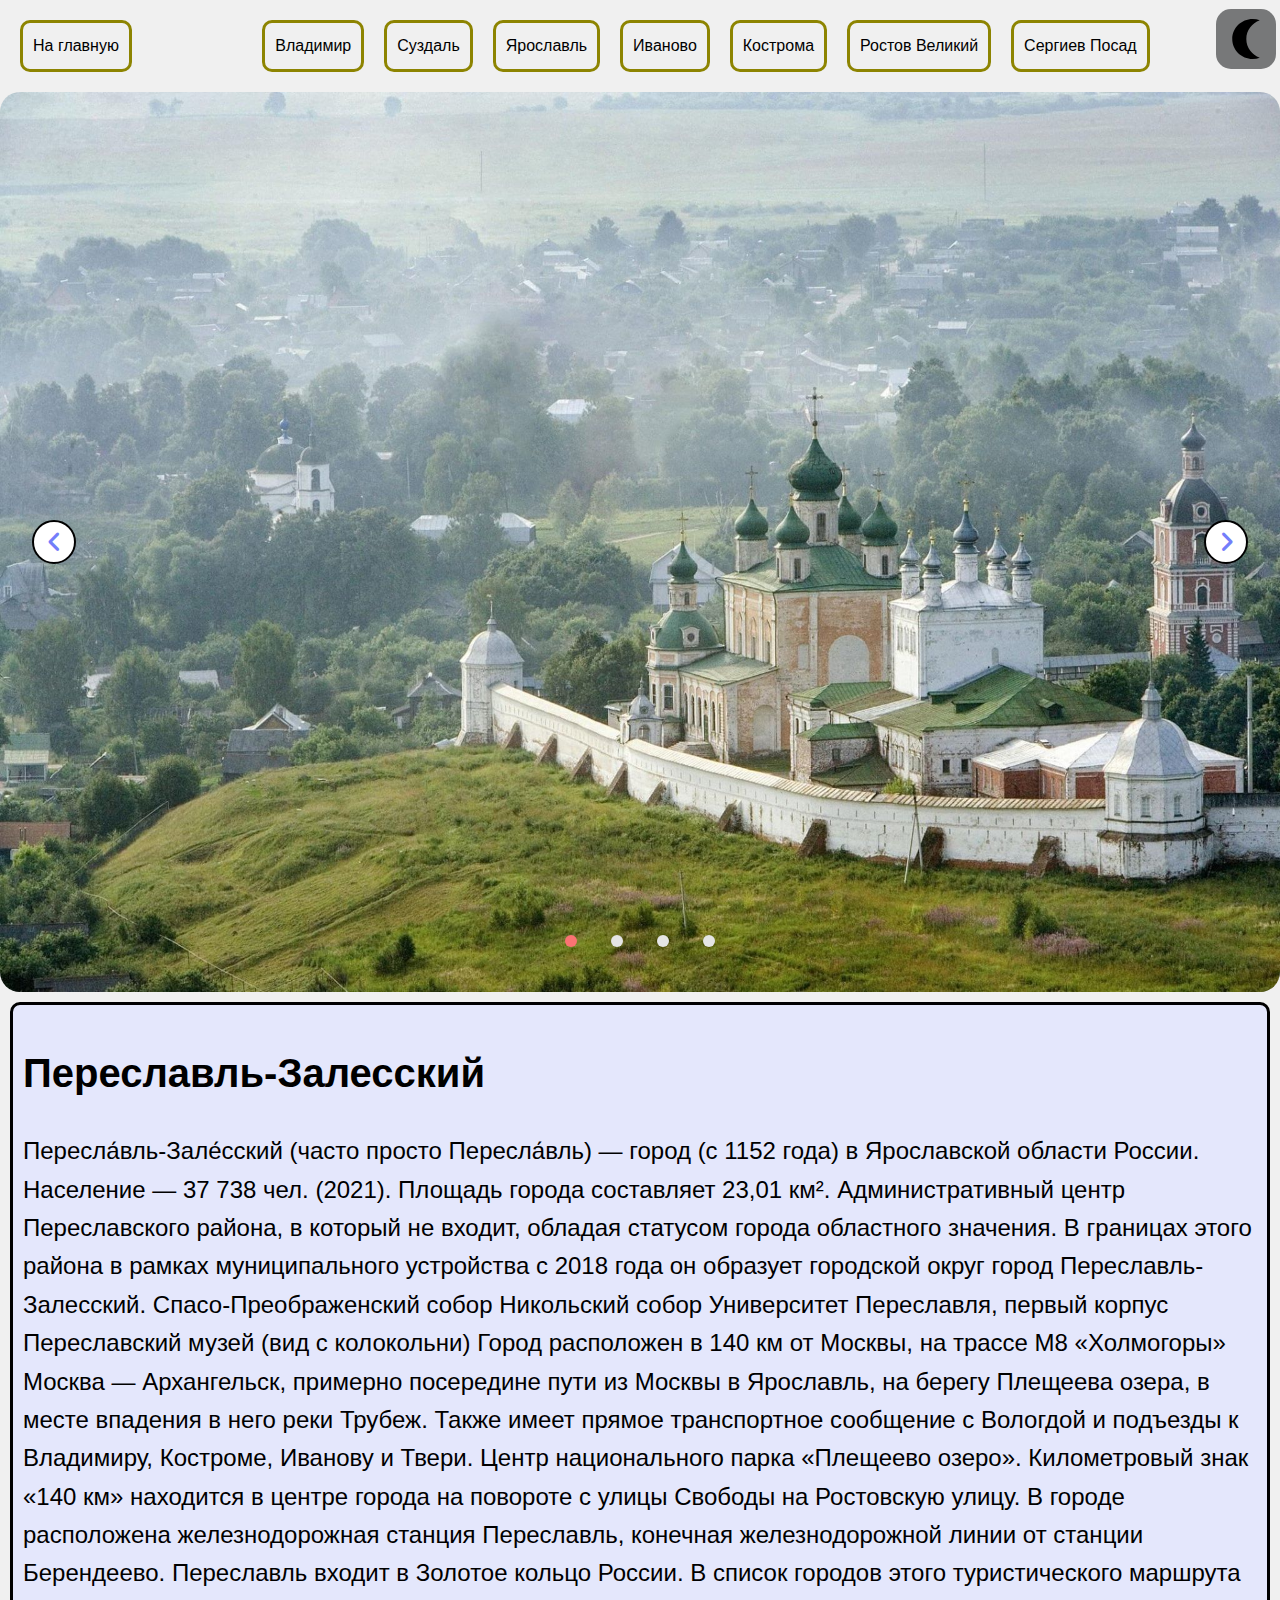
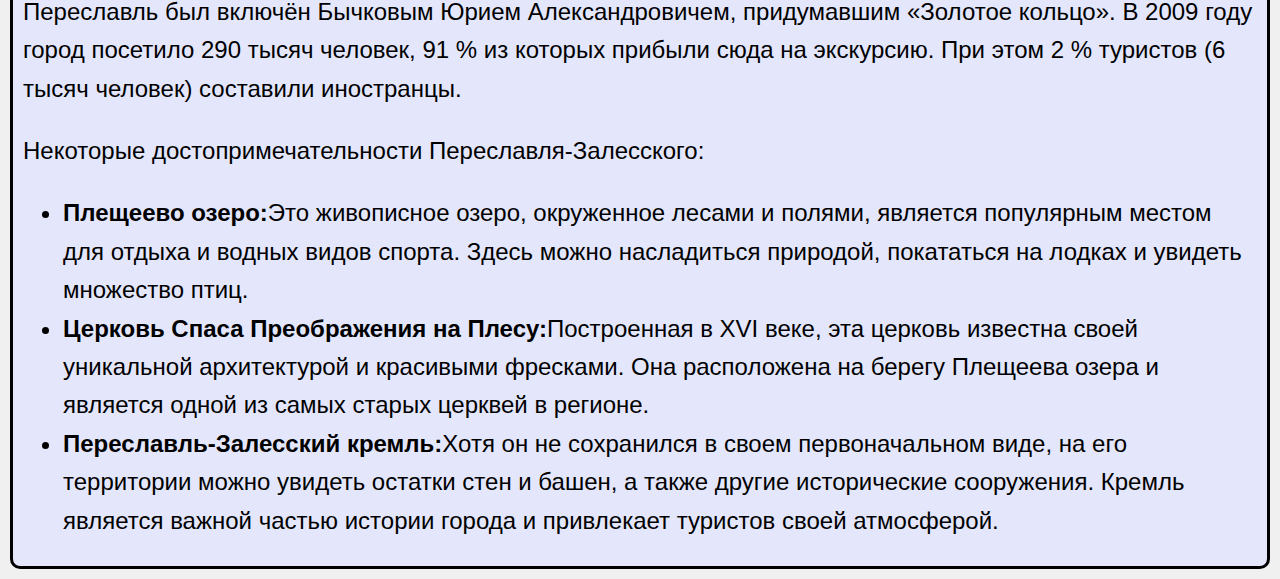
<file: pereslavl.html>
<!DOCTYPE html>
<html lang="ru">

<head>
    <meta charset="UTF-8">
    <meta name="viewport" content="width=device-width, initial-scale=1.0">
    <title>Кострома</title>
    <link rel="stylesheet" href="sourse.css">
    <link rel="stylesheet" href="darkTheme.css">
    <link rel="stylesheet" href="https://cdnjs.cloudflare.com/ajax/libs/font-awesome/6.4.0/css/all.min.css">
    <link rel="icon" href="img/icon.png" type="image/png">
</head>


<nav>
    <a href="index.html">На главную</a>
    <div class="navbar">
        <a href="vladimir.html">Владимир</a>
        <a href="suzdal.html">Суздаль</a>
        <a href="yaroslavl.html">Ярославль</a>
        <a href="ivanovo.html">Иваново</a>
        <a href="kostroma.html">Кострома</a>
        <a href="rostov.html">Ростов Великий</a>
        <a href="sergievposad.html">Сергиев Посад</a>
    </div>
</nav>
<button class="dark_theme_btn">
    <svg class="darkThemeIcon darkThemeIcon_night" viewBox="-5 0 32 32">
        <g id="Page-1" stroke="none" stroke-width="1" fill="none" fill-rule="evenodd" sketch:type="MSPage">
            <g id="Icon-Set-Filled" sketch:type="MSLayerGroup" transform="translate(-575.000000, -829.000000)"
                fill="#000000">
                <path
                    d="M586.256,845 C586.256,838.1 590.735,832.236 597,829.991 C595.243,829.361 593.353,829 591.372,829 C582.33,829 575,836.164 575,845 C575,853.837 582.33,861 591.372,861 C593.353,861 595.243,860.639 597,860.009 C590.735,857.764 586.256,851.901 586.256,845"
                    id="moon" sketch:type="MSShapeGroup">

                </path>
            </g>
        </g>
    </svg>
    <svg class="darkThemeIcon darkThemeIcon_light" viewBox="0 0 64 64">
        <g>
            <circle fill-rule="evenodd" clip-rule="evenodd" fill="#231F20" cx="32.003" cy="32.005" r="16.001" />
            <path fill-rule="evenodd" clip-rule="evenodd" fill="#231F20" d="M12.001,31.997c0-2.211-1.789-4-4-4H4c-2.211,0-4,1.789-4,4
    		s1.789,4,4,4h4C10.212,35.997,12.001,34.208,12.001,31.997z" />
            <path fill-rule="evenodd" clip-rule="evenodd" fill="#231F20"
                d="M12.204,46.139l-2.832,2.833c-1.563,1.562-1.563,4.094,0,5.656
    		c1.562,1.562,4.094,1.562,5.657,0l2.833-2.832c1.562-1.562,1.562-4.095,0-5.657C16.298,44.576,13.767,44.576,12.204,46.139z" />
            <path fill-rule="evenodd" clip-rule="evenodd" fill="#231F20" d="M32.003,51.999c-2.211,0-4,1.789-4,4V60c0,2.211,1.789,4,4,4
    		s4-1.789,4-4l-0.004-4.001C36.003,53.788,34.21,51.999,32.003,51.999z" />
            <path fill-rule="evenodd" clip-rule="evenodd" fill="#231F20" d="M51.798,46.143c-1.559-1.566-4.091-1.566-5.653-0.004
    		s-1.562,4.095,0,5.657l2.829,2.828c1.562,1.57,4.094,1.562,5.656,0s1.566-4.09,0-5.656L51.798,46.143z" />
            <path fill-rule="evenodd" clip-rule="evenodd" fill="#231F20" d="M60.006,27.997l-4.009,0.008
    		c-2.203-0.008-3.992,1.781-3.992,3.992c-0.008,2.211,1.789,4,3.992,4h4.001c2.219,0.008,4-1.789,4-4
    		C64.002,29.79,62.217,27.997,60.006,27.997z" />
            <path fill-rule="evenodd" clip-rule="evenodd" fill="#231F20"
                d="M51.798,17.859l2.828-2.829c1.574-1.566,1.562-4.094,0-5.657
    		c-1.559-1.567-4.09-1.567-5.652-0.004l-2.829,2.836c-1.562,1.555-1.562,4.086,0,5.649C47.699,19.426,50.239,19.418,51.798,17.859z" />
            <path fill-rule="evenodd" clip-rule="evenodd" fill="#231F20" d="M32.003,11.995c2.207,0.016,4-1.789,4-3.992v-4
    		c0-2.219-1.789-4-4-4c-2.211-0.008-4,1.781-4,3.993l0.008,4.008C28.003,10.206,29.792,11.995,32.003,11.995z" />
            <path fill-rule="evenodd" clip-rule="evenodd" fill="#231F20" d="M12.212,17.855c1.555,1.562,4.079,1.562,5.646-0.004
    		c1.574-1.551,1.566-4.09,0.008-5.649l-2.829-2.828c-1.57-1.571-4.094-1.559-5.657,0c-1.575,1.559-1.575,4.09-0.012,5.653
    		L12.212,17.855z" />
        </g>
    </svg>
</button>
<body>

    <div class="vlslider">
        <div class="blockSlider" id="blockSlider">
            <div class="FullArea">
                <div class="imagesArea">
                    <img src="img/pereslavlimg/pereslavl1.jpg" alt="Изображение недоступно" class="imageSlider">
                    <img src="img/pereslavlimg/pereslavl2.jpg" alt="Изображение недоступно" class="imageSlider">
                    <img src="img/pereslavlimg/pereslavl3.jpg" alt="Изображение недоступно" class="imageSlider">
                    <img src="img/pereslavlimg/pereslavl4.jpg" alt="Изображение недоступно" class="imageSlider">
                </div>

                <div class="pointsAreaSize">
                    <span class="point"></span>
                    <span class="point"></span>
                    <span class="point"></span>
                    <span class="point"></span>
                </div>

                <div class="btnsAreaSize">
                    <div class="blockArrow" id="leftBtn"><i class="fa fa-angle-left" aria-hidden="true"></i></div>
                    <div class="blockArrow" id="rightBtn"><i class="fa fa-angle-right" aria-hidden="true"></i></div>
                </div>
            </div>

        </div>
        <script src="script.js"></script>
    </div>
    </div>
    <div class="description">
        <h1>Переславль-Залесский</h1>

        <p>Пересла́вль-Зале́сский (часто просто Пересла́вль) — город (с 1152 года) в Ярославской области России.

            Население — 37 738 чел. (2021). Площадь города составляет 23,01 км².

            Административный центр Переславского района, в который не входит, обладая статусом города областного
            значения. В
            границах этого района в рамках муниципального устройства с 2018 года он образует городской округ город
            Переславль-Залесский.


            Спасо-Преображенский собор

            Никольский собор

            Университет Переславля, первый корпус

            Переславский музей (вид с колокольни)
            Город расположен в 140 км от Москвы, на трассе М8 «Холмогоры» Москва — Архангельск, примерно посередине пути
            из Москвы в
            Ярославль, на берегу Плещеева озера, в месте впадения в него реки Трубеж. Также имеет прямое транспортное
            сообщение с
            Вологдой и подъезды к Владимиру, Костроме, Иванову и Твери. Центр национального парка «Плещеево озеро».
            Километровый
            знак «140 км» находится в центре города на повороте с улицы Свободы на Ростовскую улицу.

            В городе расположена железнодорожная станция Переславль, конечная железнодорожной линии от станции
            Берендеево.

            Переславль входит в Золотое кольцо России. В список городов этого туристического маршрута Переславль был
            включён
            Бычковым Юрием Александровичем, придумавшим «Золотое кольцо». В 2009 году город посетило 290 тысяч человек,
            91 % из
            которых прибыли сюда на экскурсию. При этом 2 % туристов (6 тысяч человек) составили иностранцы. </p>
        <p>Некоторые достопримечательности Переславля-Залесского:</p>
        <ul>
            <li><strong>Плещеево озеро:</strong>Это живописное озеро, окруженное лесами и полями, является популярным
                местом для отдыха и водных видов спорта. Здесь
                можно насладиться природой, покататься на лодках и увидеть множество птиц.</li>
            <li><strong>Церковь Спаса Преображения на Плесу:</strong>Построенная в XVI веке, эта церковь известна своей
                уникальной архитектурой и красивыми фресками. Она расположена на
                берегу Плещеева озера и является одной из самых старых церквей в регионе.</li>
            <li><strong>Переславль-Залесский кремль:</strong>Хотя он не сохранился в своем первоначальном виде, на его
                территории можно увидеть остатки стен и башен, а также другие
                исторические сооружения. Кремль является важной частью истории города и привлекает туристов своей
                атмосферой.</li>
        </ul>
    </div>
</body>

</html>
</file>
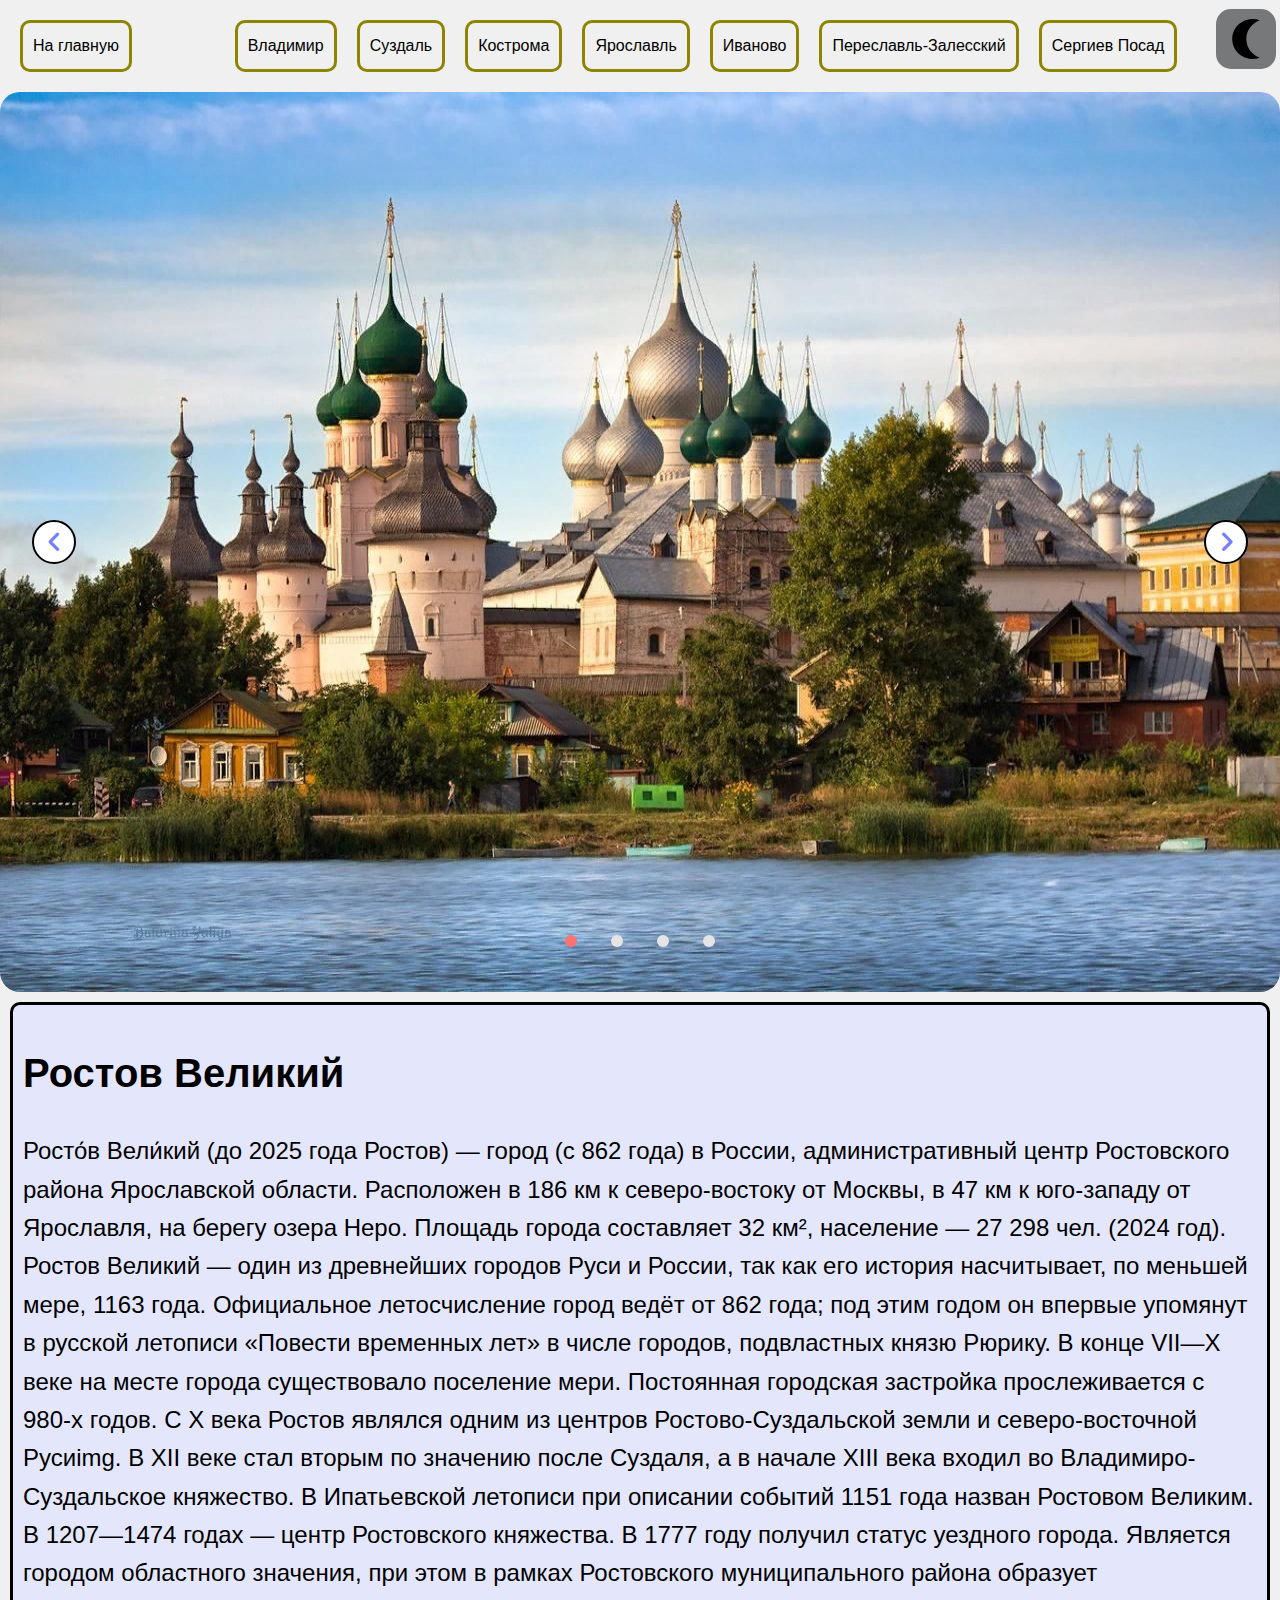
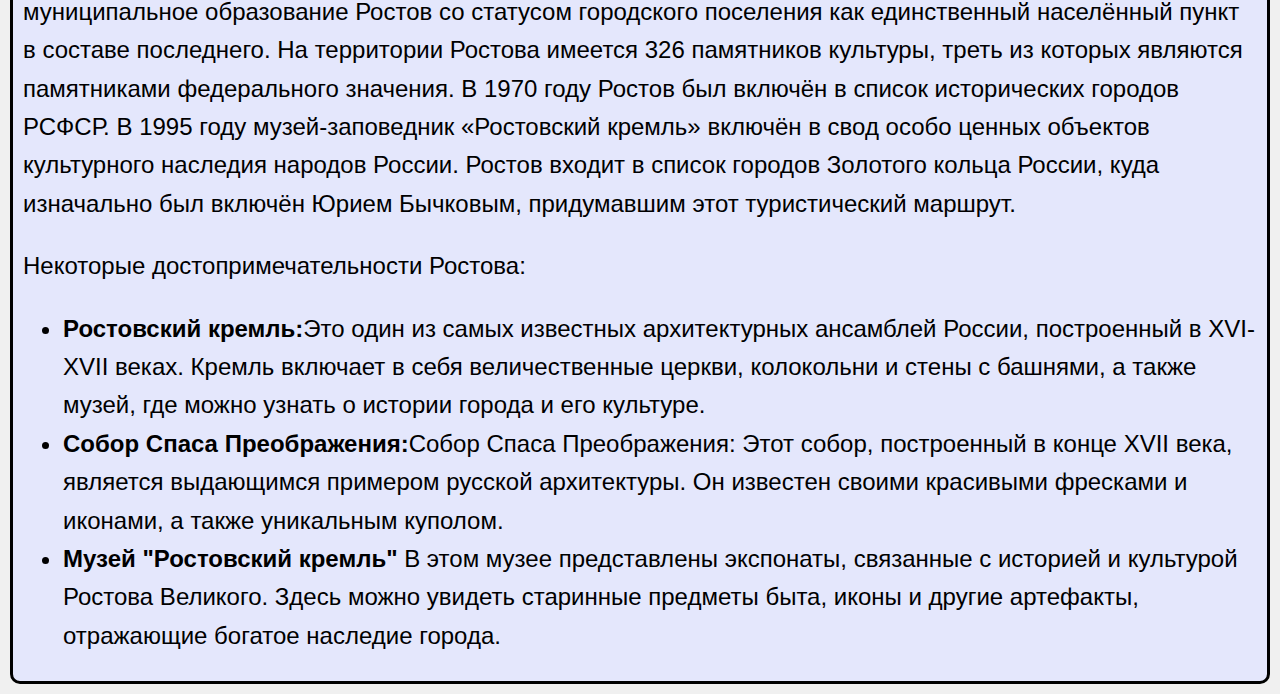
<file: rostov.html>
<!DOCTYPE html>
<html lang="ru">

<head>
    <meta charset="UTF-8">
    <meta name="viewport" content="width=device-width, initial-scale=1.0">
    <title>Иваново</title>
    <link rel="stylesheet" href="sourse.css">
    <link rel="stylesheet" href="darkTheme.css">
    <link rel="stylesheet" href="https://cdnjs.cloudflare.com/ajax/libs/font-awesome/6.4.0/css/all.min.css">
    <link rel="icon" href="img/icon.png" type="image/png">
</head>
<nav>
    <a href="index.html">На главную</a>
    <div class="navbar">
        <a href="vladimir.html">Владимир</a>
        <a href="yaroslavl.html">Суздаль</a>
        <a href="kostroma.html">Кострома</a>
        <a href="yaroslavl.html">Ярославль</a>
        <a href="ivanovo.html">Иваново</a>
        <a href="pereslavl.html">Переславль-Залесский</a>
        <a href="sergievposad.html">Сергиев Посад</a>
    </div>
</nav>
<button class="dark_theme_btn">
    <svg class="darkThemeIcon darkThemeIcon_night" viewBox="-5 0 32 32">
        <g id="Page-1" stroke="none" stroke-width="1" fill="none" fill-rule="evenodd" sketch:type="MSPage">
            <g id="Icon-Set-Filled" sketch:type="MSLayerGroup" transform="translate(-575.000000, -829.000000)"
                fill="#000000">
                <path
                    d="M586.256,845 C586.256,838.1 590.735,832.236 597,829.991 C595.243,829.361 593.353,829 591.372,829 C582.33,829 575,836.164 575,845 C575,853.837 582.33,861 591.372,861 C593.353,861 595.243,860.639 597,860.009 C590.735,857.764 586.256,851.901 586.256,845"
                    id="moon" sketch:type="MSShapeGroup">

                </path>
            </g>
        </g>
    </svg>
    <svg class="darkThemeIcon darkThemeIcon_light" viewBox="0 0 64 64">
        <g>
            <circle fill-rule="evenodd" clip-rule="evenodd" fill="#231F20" cx="32.003" cy="32.005" r="16.001" />
            <path fill-rule="evenodd" clip-rule="evenodd" fill="#231F20" d="M12.001,31.997c0-2.211-1.789-4-4-4H4c-2.211,0-4,1.789-4,4
    		s1.789,4,4,4h4C10.212,35.997,12.001,34.208,12.001,31.997z" />
            <path fill-rule="evenodd" clip-rule="evenodd" fill="#231F20"
                d="M12.204,46.139l-2.832,2.833c-1.563,1.562-1.563,4.094,0,5.656
    		c1.562,1.562,4.094,1.562,5.657,0l2.833-2.832c1.562-1.562,1.562-4.095,0-5.657C16.298,44.576,13.767,44.576,12.204,46.139z" />
            <path fill-rule="evenodd" clip-rule="evenodd" fill="#231F20" d="M32.003,51.999c-2.211,0-4,1.789-4,4V60c0,2.211,1.789,4,4,4
    		s4-1.789,4-4l-0.004-4.001C36.003,53.788,34.21,51.999,32.003,51.999z" />
            <path fill-rule="evenodd" clip-rule="evenodd" fill="#231F20" d="M51.798,46.143c-1.559-1.566-4.091-1.566-5.653-0.004
    		s-1.562,4.095,0,5.657l2.829,2.828c1.562,1.57,4.094,1.562,5.656,0s1.566-4.09,0-5.656L51.798,46.143z" />
            <path fill-rule="evenodd" clip-rule="evenodd" fill="#231F20" d="M60.006,27.997l-4.009,0.008
    		c-2.203-0.008-3.992,1.781-3.992,3.992c-0.008,2.211,1.789,4,3.992,4h4.001c2.219,0.008,4-1.789,4-4
    		C64.002,29.79,62.217,27.997,60.006,27.997z" />
            <path fill-rule="evenodd" clip-rule="evenodd" fill="#231F20"
                d="M51.798,17.859l2.828-2.829c1.574-1.566,1.562-4.094,0-5.657
    		c-1.559-1.567-4.09-1.567-5.652-0.004l-2.829,2.836c-1.562,1.555-1.562,4.086,0,5.649C47.699,19.426,50.239,19.418,51.798,17.859z" />
            <path fill-rule="evenodd" clip-rule="evenodd" fill="#231F20" d="M32.003,11.995c2.207,0.016,4-1.789,4-3.992v-4
    		c0-2.219-1.789-4-4-4c-2.211-0.008-4,1.781-4,3.993l0.008,4.008C28.003,10.206,29.792,11.995,32.003,11.995z" />
            <path fill-rule="evenodd" clip-rule="evenodd" fill="#231F20" d="M12.212,17.855c1.555,1.562,4.079,1.562,5.646-0.004
    		c1.574-1.551,1.566-4.09,0.008-5.649l-2.829-2.828c-1.57-1.571-4.094-1.559-5.657,0c-1.575,1.559-1.575,4.09-0.012,5.653
    		L12.212,17.855z" />
        </g>
    </svg>
</button>
<body>
    <div class="vlslider">
        <div class="blockSlider" id="blockSlider">
            <div class="FullArea">
                <div class="imagesArea">
                    <img src="img/rostovimg/rostov1.jpg" alt="Изображение недоступно" class="imageSlider">
                    <img src="img/rostovimg/rostov2.jpg" alt="Изображение недоступно" class="imageSlider">
                    <img src="img/rostovimg/rostov3.jpg" alt="Изображение недоступно" class="imageSlider">
                    <img src="img/rostovimg/rostov4.jpg" alt="Изображение недоступно" class="imageSlider">
                </div>

                <div class="pointsAreaSize">
                    <span class="point"></span>
                    <span class="point"></span>
                    <span class="point"></span>
                    <span class="point"></span>
                </div>

                <div class="btnsAreaSize">
                    <div class="blockArrow" id="leftBtn"><i class="fa fa-angle-left" aria-hidden="true"></i></div>
                    <div class="blockArrow" id="rightBtn"><i class="fa fa-angle-right" aria-hidden="true"></i></div>
                </div>
            </div>

        </div>
        <script src="script.js"></script>
    </div>
    </div>
    <div class="description">
        <h1>Ростов Великий</h1>

        <p>Росто́в Вели́кий (до 2025 года Ростов) — город (с 862 года) в России, административный центр Ростовского
            района Ярославской области.

            Расположен в 186 км к северо-востоку от Москвы, в 47 км к юго-западу от Ярославля, на берегу озера Неро.
            Площадь города
            составляет 32 км², население — 27 298 чел. (2024 год).

            Ростов Великий — один из древнейших городов Руси и России, так как его история насчитывает, по меньшей мере,
            1163 года.
            Официальное летосчисление город ведёт от 862 года; под этим годом он впервые упомянут в русской летописи
            «Повести
            временных лет» в числе городов, подвластных князю Рюрику. В конце VII—X веке на месте города существовало
            поселение
            мери. Постоянная городская застройка прослеживается с 980-х годов.

            С X века Ростов являлся одним из центров Ростово-Суздальской земли и северо-восточной Русиimg. В XII веке
            стал вторым
            по значению после Суздаля, а в начале XIII века входил во Владимиро-Суздальское княжество. В Ипатьевской
            летописи
            при описании событий 1151 года назван Ростовом Великим. В 1207—1474 годах — центр Ростовского княжества. В
            1777 году
            получил статус уездного города.

            Является городом областного значения, при этом в рамках Ростовского муниципального района образует
            муниципальное
            образование Ростов со статусом городского поселения как единственный населённый пункт в составе последнего.

            На территории Ростова имеется 326 памятников культуры, треть из которых являются памятниками федерального
            значения.
            В 1970 году Ростов был включён в список исторических городов РСФСР. В 1995 году музей-заповедник «Ростовский
            кремль»
            включён в свод особо ценных объектов культурного наследия народов России. Ростов входит в список городов
            Золотого кольца
            России, куда изначально был включён Юрием Бычковым, придумавшим этот туристический маршрут.</p>
        <p>Некоторые достопримечательности Ростова:</p>
        <ul>
            <li><strong>Ростовский кремль:</strong>Это один из самых известных архитектурных ансамблей России,
                построенный в XVI-XVII веках. Кремль включает в себя
                величественные церкви, колокольни и стены с башнями, а также музей, где можно узнать о истории города и
                его культуре.</li>
            <li><strong>Собор Спаса Преображения:</strong>Собор Спаса Преображения: Этот собор, построенный в конце XVII
                века, является выдающимся примером русской архитектуры.
                Он известен своими красивыми фресками и иконами, а также уникальным куполом.</li>
            <li><strong>Музей "Ростовский кремль"</strong> В этом музее представлены экспонаты, связанные с историей и
                культурой Ростова Великого. Здесь можно увидеть старинные
                предметы быта, иконы и другие артефакты, отражающие богатое наследие города.
            </li>
        </ul>
    </div>

</body>

</html>
</file>
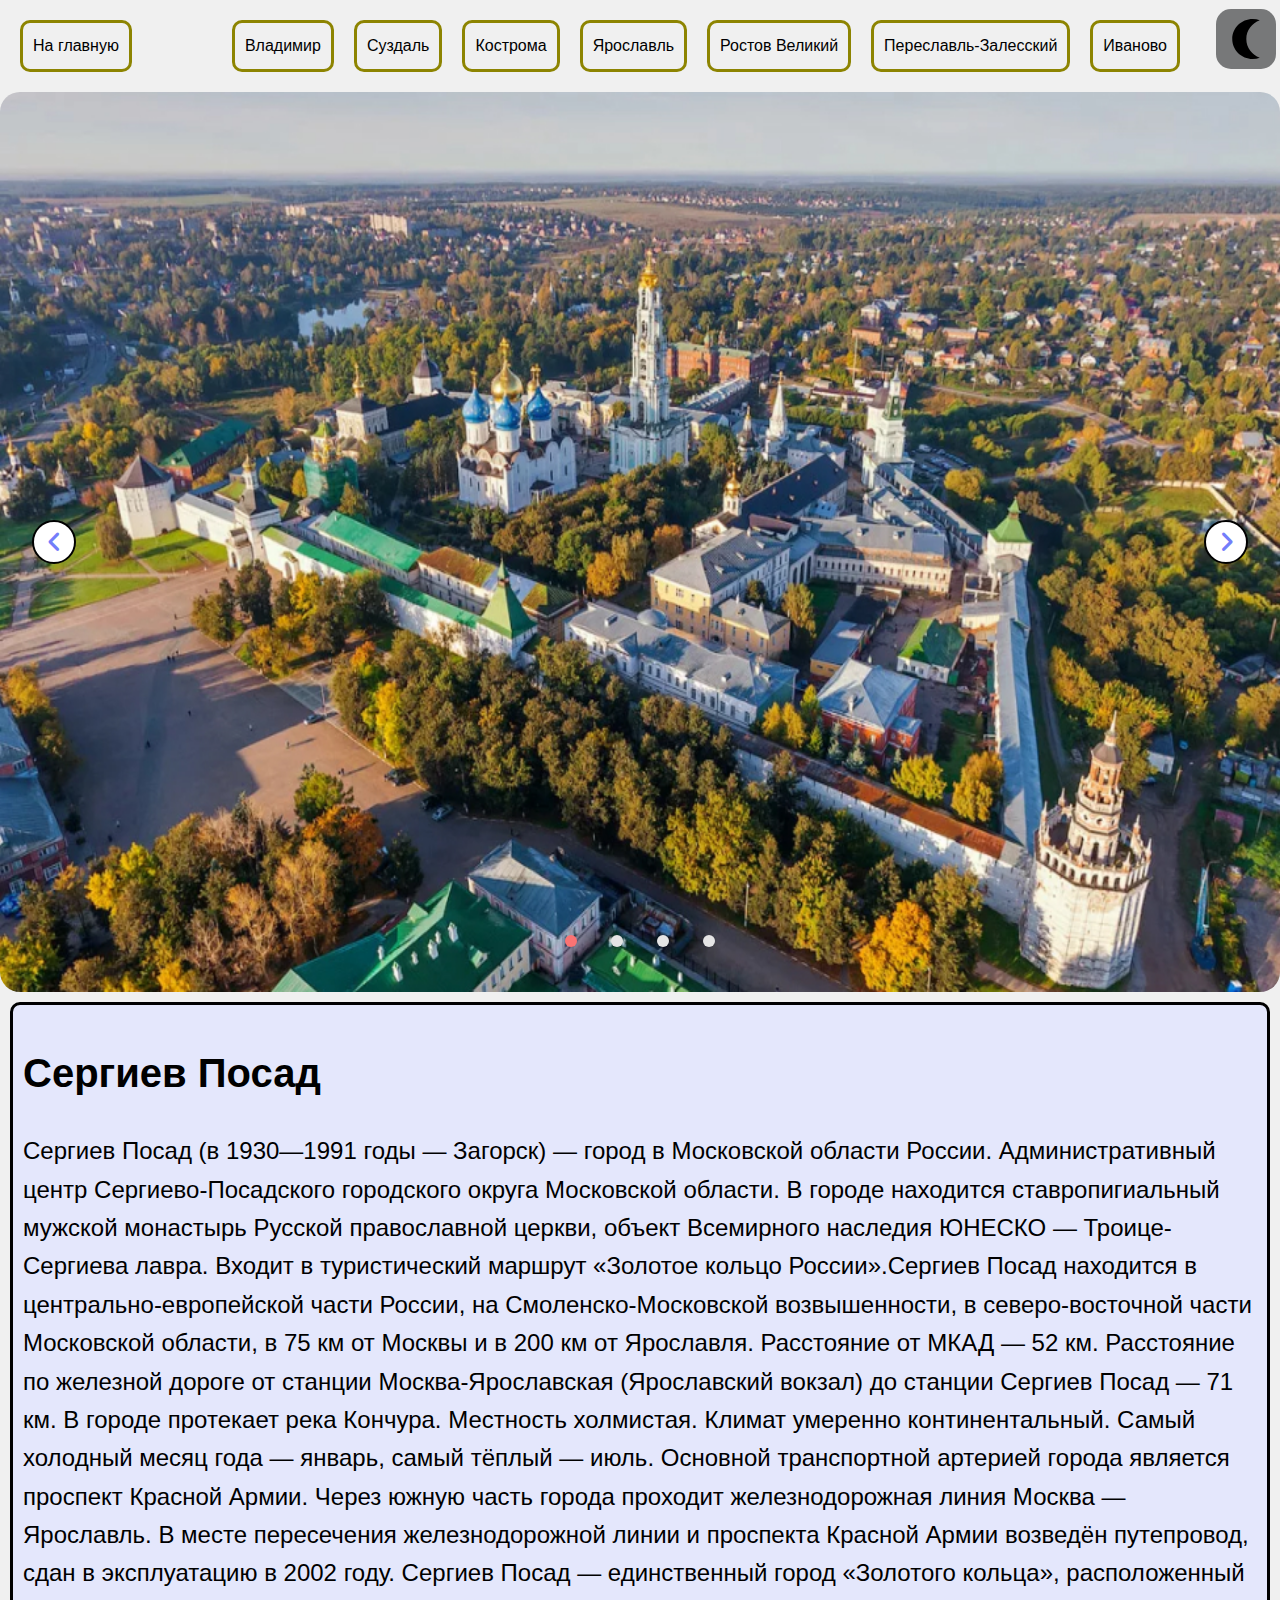
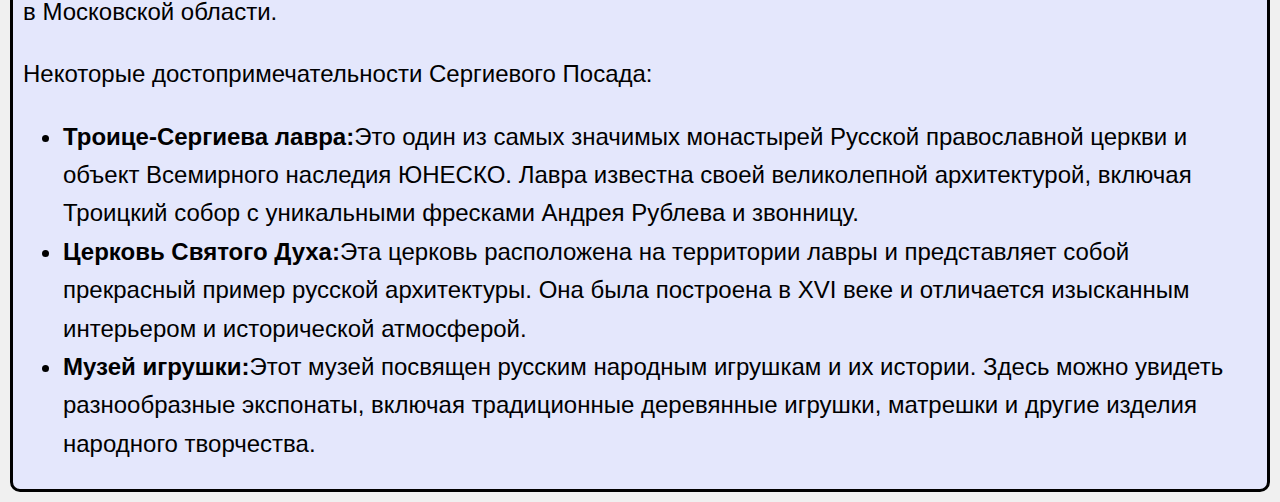
<file: sergievposad.html>
<!DOCTYPE html>
<html lang="ru">

<head>
    <meta charset="UTF-8">
    <meta name="viewport" content="width=device-width, initial-scale=1.0">
    <title>Сергиев Посад</title>
    <link rel="stylesheet" href="sourse.css">
    <link rel="stylesheet" href="darkTheme.css">
    <link rel="stylesheet" href="https://cdnjs.cloudflare.com/ajax/libs/font-awesome/6.4.0/css/all.min.css">
    <link rel="icon" href="img/icon.png" type="image/png">
</head>
<nav>
    <a href="index.html">На главную</a>
    <div class="navbar">
        <a href="vladimir.html">Владимир</a>
        <a href="yaroslavl.html">Суздаль</a>
        <a href="kostroma.html">Кострома</a>
        <a href="yaroslavl.html">Ярославль</a>
        <a href="rostov.html">Ростов Великий</a>
        <a href="pereslavl.html">Переславль-Залесский</a>
        <a href="ivanovo.html">Иваново</a>
    </div>
</nav>
<button class="dark_theme_btn">
    <svg class="darkThemeIcon darkThemeIcon_night" viewBox="-5 0 32 32">
        <g id="Page-1" stroke="none" stroke-width="1" fill="none" fill-rule="evenodd" sketch:type="MSPage">
            <g id="Icon-Set-Filled" sketch:type="MSLayerGroup" transform="translate(-575.000000, -829.000000)"
                fill="#000000">
                <path
                    d="M586.256,845 C586.256,838.1 590.735,832.236 597,829.991 C595.243,829.361 593.353,829 591.372,829 C582.33,829 575,836.164 575,845 C575,853.837 582.33,861 591.372,861 C593.353,861 595.243,860.639 597,860.009 C590.735,857.764 586.256,851.901 586.256,845"
                    id="moon" sketch:type="MSShapeGroup">

                </path>
            </g>
        </g>
    </svg>
    <svg class="darkThemeIcon darkThemeIcon_light" viewBox="0 0 64 64">
        <g>
            <circle fill-rule="evenodd" clip-rule="evenodd" fill="#231F20" cx="32.003" cy="32.005" r="16.001" />
            <path fill-rule="evenodd" clip-rule="evenodd" fill="#231F20" d="M12.001,31.997c0-2.211-1.789-4-4-4H4c-2.211,0-4,1.789-4,4
    		s1.789,4,4,4h4C10.212,35.997,12.001,34.208,12.001,31.997z" />
            <path fill-rule="evenodd" clip-rule="evenodd" fill="#231F20"
                d="M12.204,46.139l-2.832,2.833c-1.563,1.562-1.563,4.094,0,5.656
    		c1.562,1.562,4.094,1.562,5.657,0l2.833-2.832c1.562-1.562,1.562-4.095,0-5.657C16.298,44.576,13.767,44.576,12.204,46.139z" />
            <path fill-rule="evenodd" clip-rule="evenodd" fill="#231F20" d="M32.003,51.999c-2.211,0-4,1.789-4,4V60c0,2.211,1.789,4,4,4
    		s4-1.789,4-4l-0.004-4.001C36.003,53.788,34.21,51.999,32.003,51.999z" />
            <path fill-rule="evenodd" clip-rule="evenodd" fill="#231F20" d="M51.798,46.143c-1.559-1.566-4.091-1.566-5.653-0.004
    		s-1.562,4.095,0,5.657l2.829,2.828c1.562,1.57,4.094,1.562,5.656,0s1.566-4.09,0-5.656L51.798,46.143z" />
            <path fill-rule="evenodd" clip-rule="evenodd" fill="#231F20" d="M60.006,27.997l-4.009,0.008
    		c-2.203-0.008-3.992,1.781-3.992,3.992c-0.008,2.211,1.789,4,3.992,4h4.001c2.219,0.008,4-1.789,4-4
    		C64.002,29.79,62.217,27.997,60.006,27.997z" />
            <path fill-rule="evenodd" clip-rule="evenodd" fill="#231F20"
                d="M51.798,17.859l2.828-2.829c1.574-1.566,1.562-4.094,0-5.657
    		c-1.559-1.567-4.09-1.567-5.652-0.004l-2.829,2.836c-1.562,1.555-1.562,4.086,0,5.649C47.699,19.426,50.239,19.418,51.798,17.859z" />
            <path fill-rule="evenodd" clip-rule="evenodd" fill="#231F20" d="M32.003,11.995c2.207,0.016,4-1.789,4-3.992v-4
    		c0-2.219-1.789-4-4-4c-2.211-0.008-4,1.781-4,3.993l0.008,4.008C28.003,10.206,29.792,11.995,32.003,11.995z" />
            <path fill-rule="evenodd" clip-rule="evenodd" fill="#231F20" d="M12.212,17.855c1.555,1.562,4.079,1.562,5.646-0.004
    		c1.574-1.551,1.566-4.09,0.008-5.649l-2.829-2.828c-1.57-1.571-4.094-1.559-5.657,0c-1.575,1.559-1.575,4.09-0.012,5.653
    		L12.212,17.855z" />
        </g>
    </svg>
</button>
<body>
    <div class="vlslider">
        <div class="blockSlider" id="blockSlider">
            <div class="FullArea">
                <div class="imagesArea">
                    <img src="img/sergievposadimg/sergievposad1.jpg" alt="Изображение недоступно" class="imageSlider">
                    <img src="img/sergievposadimg/sergievposad2.jpg" alt="Изображение недоступно" class="imageSlider">
                    <img src="img/sergievposadimg/sergievposad3.jpg" alt="Изображение недоступно" class="imageSlider">
                    <img src="img/sergievposadimg/sergievposad4.jpg" alt="Изображение недоступно" class="imageSlider">
                </div>

                <div class="pointsAreaSize">
                    <span class="point"></span>
                    <span class="point"></span>
                    <span class="point"></span>
                    <span class="point"></span>
                </div>

                <div class="btnsAreaSize">
                    <div class="blockArrow" id="leftBtn"><i class="fa fa-angle-left" aria-hidden="true"></i></div>
                    <div class="blockArrow" id="rightBtn"><i class="fa fa-angle-right" aria-hidden="true"></i></div>
                </div>
            </div>

        </div>
        <script src="script.js"></script>
    </div>
    </div>
    <div class="description">
        <h1>Сергиев Посад</h1>

        <p>Сергиев Посад (в 1930—1991 годы — Загорск) — город в Московской области России. Административный центр
            Сергиево-Посадского городского округа Московской области.

            В городе находится ставропигиальный мужской монастырь Русской православной церкви, объект Всемирного
            наследия ЮНЕСКО —
            Троице-Сергиева лавра. Входит в туристический маршрут «Золотое кольцо России».Сергиев Посад находится в
            центрально-европейской части России, на Смоленско-Московской возвышенности, в северо-восточной
            части Московской области, в 75 км от Москвы и в 200 км от Ярославля. Расстояние от МКАД — 52 км. Расстояние
            по железной
            дороге от станции Москва-Ярославская (Ярославский вокзал) до станции Сергиев Посад — 71 км.

            В городе протекает река Кончура. Местность холмистая. Климат умеренно континентальный. Самый холодный месяц
            года —
            январь, самый тёплый — июль.

            Основной транспортной артерией города является проспект Красной Армии. Через южную часть города проходит
            железнодорожная
            линия Москва — Ярославль. В месте пересечения железнодорожной линии и проспекта Красной Армии возведён
            путепровод, сдан
            в эксплуатацию в 2002 году.

            Сергиев Посад — единственный город «Золотого кольца», расположенный в Московской области.</p>
        <p>Некоторые достопримечательности Сергиевого Посада:</p>
        <ul>
            <li><strong>Троице-Сергиева лавра:</strong>Это один из самых значимых монастырей Русской православной церкви
                и объект Всемирного наследия ЮНЕСКО. Лавра известна
                своей великолепной архитектурой, включая Троицкий собор с уникальными фресками Андрея Рублева и
                звонницу.</li>
            <li><strong>Церковь Святого Духа:</strong>Эта церковь расположена на территории лавры и представляет собой
                прекрасный пример русской архитектуры. Она была
                построена в XVI веке и отличается изысканным интерьером и исторической атмосферой.</li>
            <li><strong>Музей игрушки:</strong>Этот музей посвящен русским народным игрушкам и их истории. Здесь можно
                увидеть разнообразные экспонаты, включая
                традиционные деревянные игрушки, матрешки и другие изделия народного творчества. </li>
        </ul>
    </div>

</body>

</html>
</file>
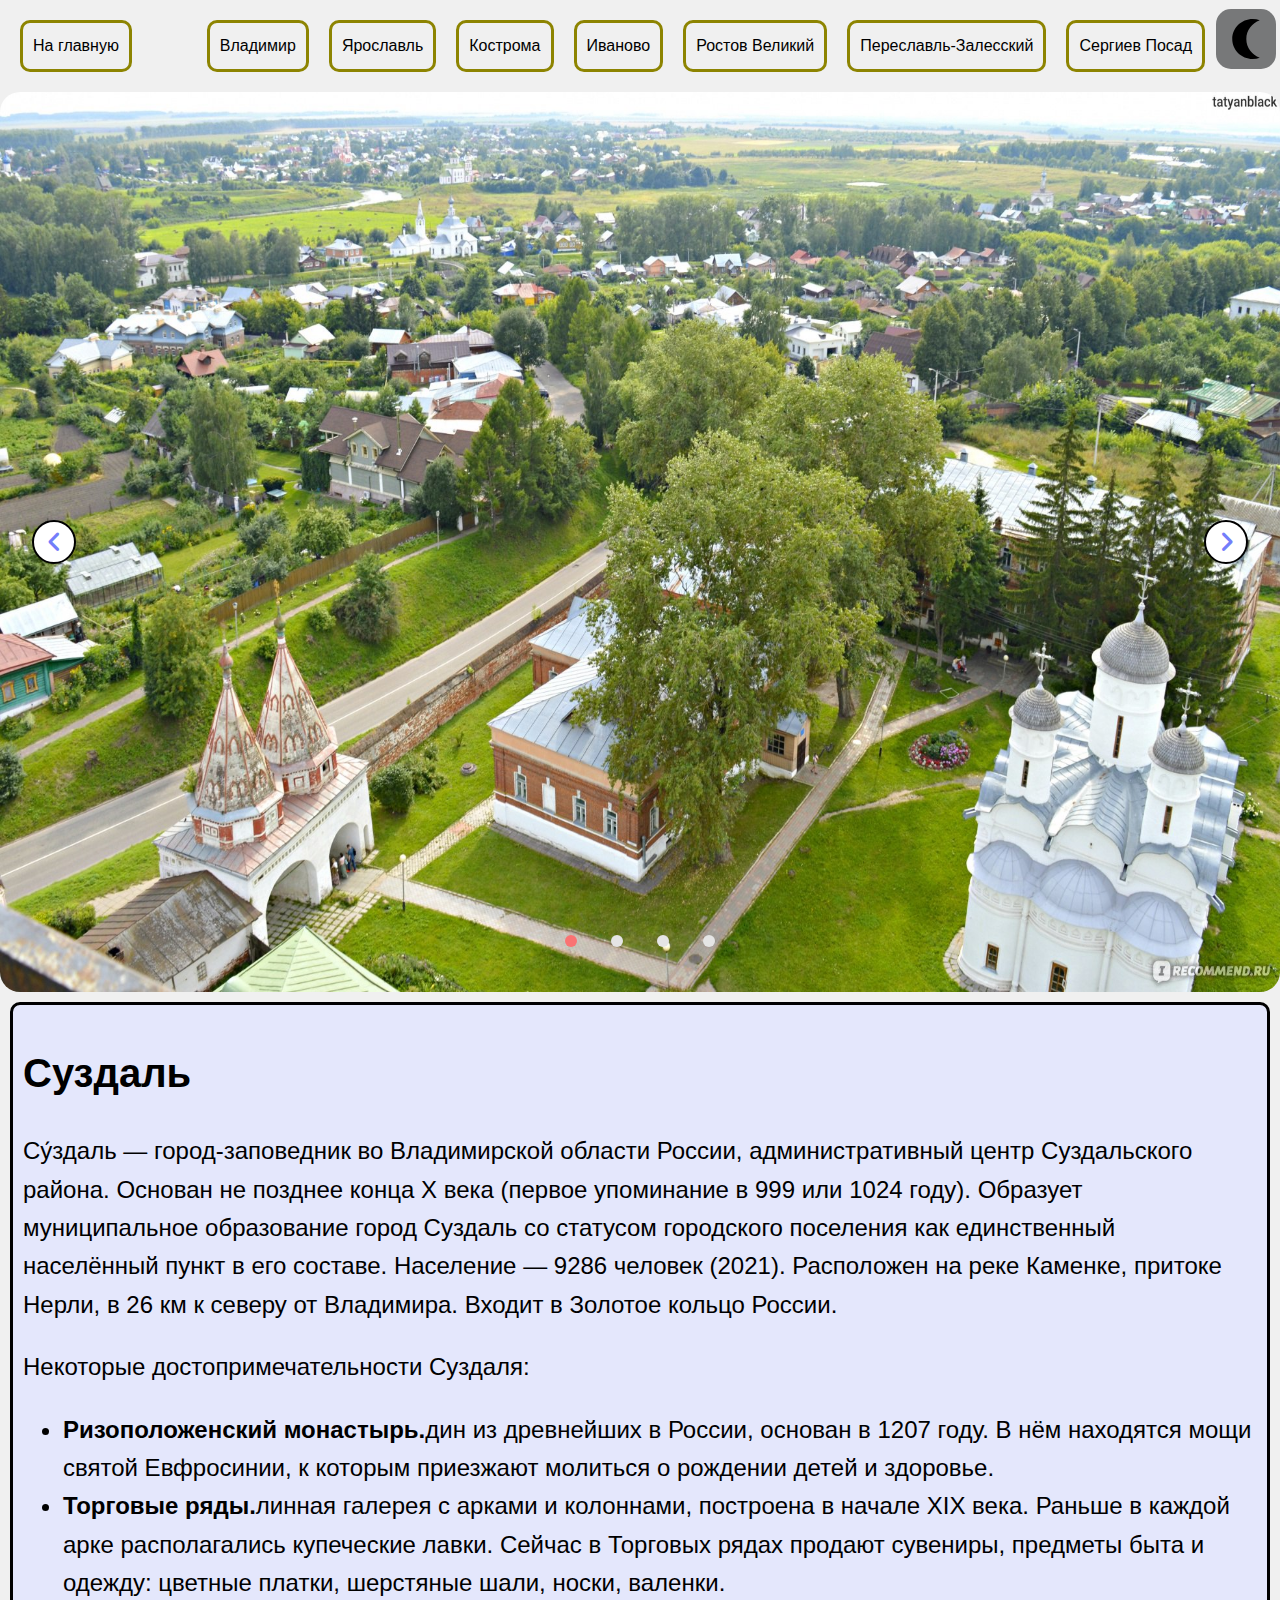
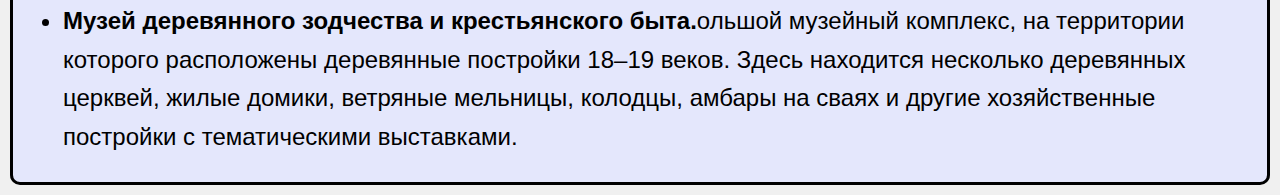
<file: suzdal.html>
<!DOCTYPE html>
<html lang="ru">

<head>
    <meta charset="UTF-8">
    <meta name="viewport" content="width=device-width, initial-scale=1.0">
    <title>Суздаль</title>
    <link rel="stylesheet" href="sourse.css">
    <link rel="stylesheet" href="darkTheme.css">
    <link rel="stylesheet" href="https://cdnjs.cloudflare.com/ajax/libs/font-awesome/6.4.0/css/all.min.css">
    <link rel="icon" href="img/icon.png" type="image/png">
</head>
<nav>
    <a href="index.html">На главную</a>
    <div class="navbar">
        <a href="vladimir.html">Владимир</a>
        <a href="yaroslavl.html">Ярославль</a>
        <a href="kostroma.html">Кострома</a>
        <a href="ivanovo.html">Иваново</a>
        <a href="rostov.html">Ростов Великий</a>
        <a href="pereslavl.html">Переславль-Залесский</a>
        <a href="sergievposad.html">Сергиев Посад</a>
    </div>
</nav>
<button class="dark_theme_btn">
    <svg class="darkThemeIcon darkThemeIcon_night" viewBox="-5 0 32 32">
        <g id="Page-1" stroke="none" stroke-width="1" fill="none" fill-rule="evenodd" sketch:type="MSPage">
            <g id="Icon-Set-Filled" sketch:type="MSLayerGroup" transform="translate(-575.000000, -829.000000)"
                fill="#000000">
                <path
                    d="M586.256,845 C586.256,838.1 590.735,832.236 597,829.991 C595.243,829.361 593.353,829 591.372,829 C582.33,829 575,836.164 575,845 C575,853.837 582.33,861 591.372,861 C593.353,861 595.243,860.639 597,860.009 C590.735,857.764 586.256,851.901 586.256,845"
                    id="moon" sketch:type="MSShapeGroup">

                </path>
            </g>
        </g>
    </svg>
    <svg class="darkThemeIcon darkThemeIcon_light" viewBox="0 0 64 64">
        <g>
            <circle fill-rule="evenodd" clip-rule="evenodd" fill="#231F20" cx="32.003" cy="32.005" r="16.001" />
            <path fill-rule="evenodd" clip-rule="evenodd" fill="#231F20" d="M12.001,31.997c0-2.211-1.789-4-4-4H4c-2.211,0-4,1.789-4,4
    		s1.789,4,4,4h4C10.212,35.997,12.001,34.208,12.001,31.997z" />
            <path fill-rule="evenodd" clip-rule="evenodd" fill="#231F20"
                d="M12.204,46.139l-2.832,2.833c-1.563,1.562-1.563,4.094,0,5.656
    		c1.562,1.562,4.094,1.562,5.657,0l2.833-2.832c1.562-1.562,1.562-4.095,0-5.657C16.298,44.576,13.767,44.576,12.204,46.139z" />
            <path fill-rule="evenodd" clip-rule="evenodd" fill="#231F20" d="M32.003,51.999c-2.211,0-4,1.789-4,4V60c0,2.211,1.789,4,4,4
    		s4-1.789,4-4l-0.004-4.001C36.003,53.788,34.21,51.999,32.003,51.999z" />
            <path fill-rule="evenodd" clip-rule="evenodd" fill="#231F20" d="M51.798,46.143c-1.559-1.566-4.091-1.566-5.653-0.004
    		s-1.562,4.095,0,5.657l2.829,2.828c1.562,1.57,4.094,1.562,5.656,0s1.566-4.09,0-5.656L51.798,46.143z" />
            <path fill-rule="evenodd" clip-rule="evenodd" fill="#231F20" d="M60.006,27.997l-4.009,0.008
    		c-2.203-0.008-3.992,1.781-3.992,3.992c-0.008,2.211,1.789,4,3.992,4h4.001c2.219,0.008,4-1.789,4-4
    		C64.002,29.79,62.217,27.997,60.006,27.997z" />
            <path fill-rule="evenodd" clip-rule="evenodd" fill="#231F20"
                d="M51.798,17.859l2.828-2.829c1.574-1.566,1.562-4.094,0-5.657
    		c-1.559-1.567-4.09-1.567-5.652-0.004l-2.829,2.836c-1.562,1.555-1.562,4.086,0,5.649C47.699,19.426,50.239,19.418,51.798,17.859z" />
            <path fill-rule="evenodd" clip-rule="evenodd" fill="#231F20" d="M32.003,11.995c2.207,0.016,4-1.789,4-3.992v-4
    		c0-2.219-1.789-4-4-4c-2.211-0.008-4,1.781-4,3.993l0.008,4.008C28.003,10.206,29.792,11.995,32.003,11.995z" />
            <path fill-rule="evenodd" clip-rule="evenodd" fill="#231F20" d="M12.212,17.855c1.555,1.562,4.079,1.562,5.646-0.004
    		c1.574-1.551,1.566-4.09,0.008-5.649l-2.829-2.828c-1.57-1.571-4.094-1.559-5.657,0c-1.575,1.559-1.575,4.09-0.012,5.653
    		L12.212,17.855z" />
        </g>
    </svg>
</button>
<body>
    <div class="vlslider">
        <div class="blockSlider" id="blockSlider">
            <div class="FullArea">
                <div class="imagesArea">
                    <img src="img/suzdalimg/suzdal1.jpg" alt="Изображение недоступно" class="imageSlider">
                    <img src="img/suzdalimg/suzdal2.jpg" alt="Изображение недоступно" class="imageSlider">
                    <img src="img/suzdalimg/suzdal3.jpg" alt="Изображение недоступно" class="imageSlider">
                    <img src="img/suzdalimg/suzdal4.jpg" alt="Изображение недоступно" class="imageSlider">
                </div>

                <div class="pointsAreaSize">
                    <span class="point"></span>
                    <span class="point"></span>
                    <span class="point"></span>
                    <span class="point"></span>
                </div>

                <div class="btnsAreaSize">
                    <div class="blockArrow" id="leftBtn"><i class="fa fa-angle-left" aria-hidden="true"></i></div>
                    <div class="blockArrow" id="rightBtn"><i class="fa fa-angle-right" aria-hidden="true"></i></div>
                </div>
            </div>

        </div>
        <script src="script.js"></script>
    </div>
    </div>
    <div class="description">
        <h1>Суздаль</h1>

        <p>Су́здаль — город-заповедник во Владимирской области России, административный центр Суздальского района.
            Основан не
            позднее конца X века (первое упоминание в 999 или 1024 году).

            Образует муниципальное образование город Суздаль со статусом городского поселения как единственный
            населённый пункт в
            его составе. Население — 9286 человек (2021).

            Расположен на реке Каменке, притоке Нерли, в 26 км к северу от Владимира. Входит в Золотое кольцо России.
        </p>
        <p>Некоторые достопримечательности Суздаля:</p>
        <ul>
            <li><strong>Ризоположенский монастырь.</strong>дин из древнейших в России, основан в 1207 году. В нём
                находятся мощи святой Евфросинии, к
                которым приезжают молиться о рождении детей и здоровье.</li>
            <li><strong>Торговые ряды.</strong>линная галерея с арками и колоннами, построена в начале XIX века. Раньше
                в каждой арке располагались
                купеческие лавки. Сейчас в Торговых рядах продают сувениры, предметы быта и одежду: цветные платки,
                шерстяные шали,
                носки, валенки.</li>
            <li><strong>Музей деревянного зодчества и крестьянского быта.</strong>ольшой музейный комплекс, на
                территории которого расположены
                деревянные постройки 18–19 веков. Здесь находится несколько деревянных церквей, жилые домики, ветряные
                мельницы,
                колодцы, амбары на сваях и другие хозяйственные постройки с тематическими выставками.</li>
        </ul>
    </div>

</body>

</html>
</file>
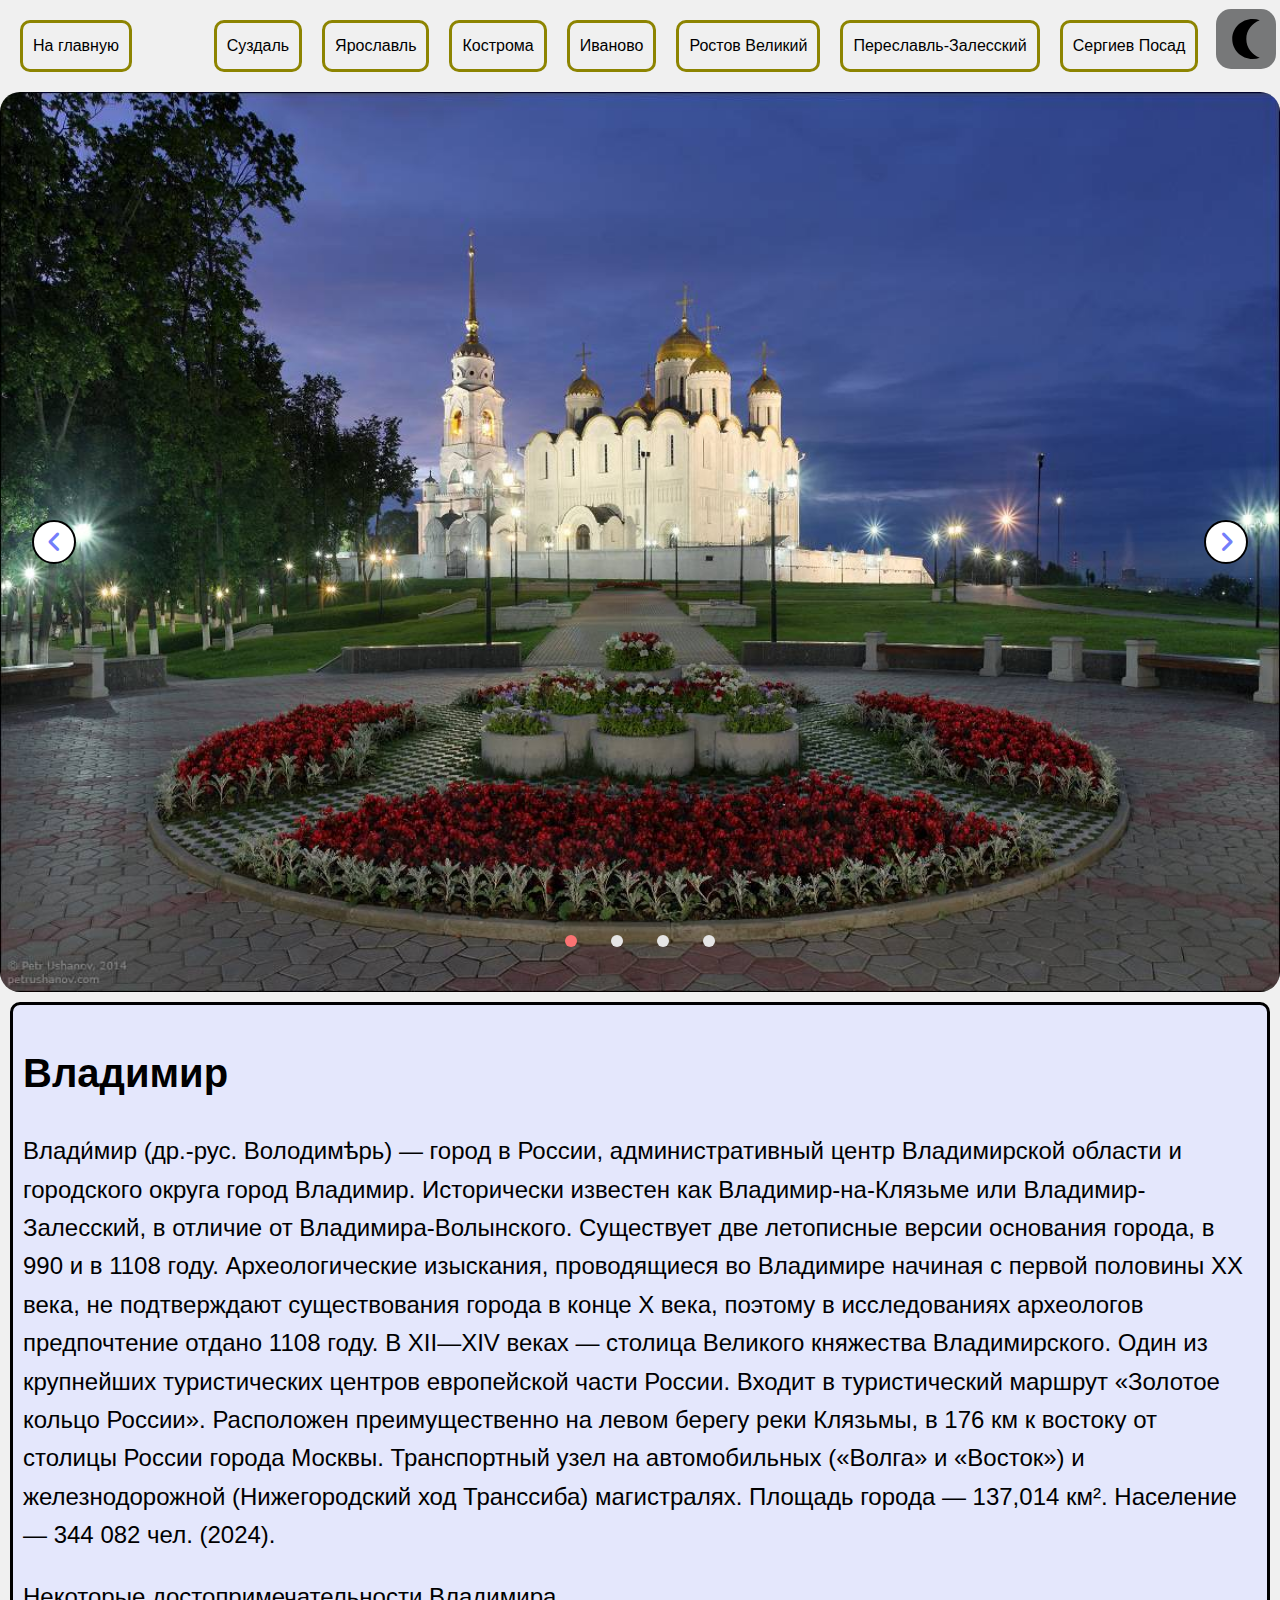
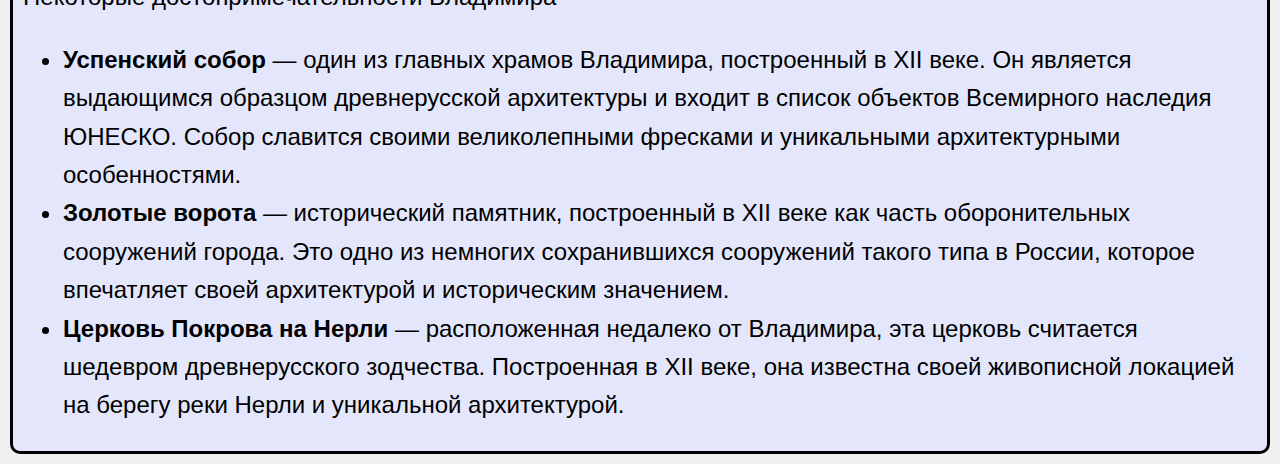
<file: vladimir.html>
<!DOCTYPE html>
<html lang="ru">

<head>
    <meta charset="UTF-8">
    <meta name="viewport" content="width=device-width, initial-scale=1.0">
    <title>Владимир</title>
    <link rel="stylesheet" href="sourse.css">
    <link rel="stylesheet" href="darkTheme.css">
    <link rel="stylesheet" href="https://cdnjs.cloudflare.com/ajax/libs/font-awesome/6.4.0/css/all.min.css">
    <link rel="icon" href="img/icon.png" type="image/png">
</head>
<nav>
    <a href="index.html">На главную</a>
    <div class="navbar">
        <a href="suzdal.html">Суздаль</a>
        <a href="yaroslavl.html">Ярославль</a>
        <a href="kostroma.html">Кострома</a>
        <a href="ivanovo.html">Иваново</a>
        <a href="rostov.html">Ростов Великий</a>
        <a href="pereslavl.html">Переславль-Залесский</a>
        <a href="sergievposad.html">Сергиев Посад</a>
    </div>
</nav>
<button class="dark_theme_btn">
    <svg class="darkThemeIcon darkThemeIcon_night" viewBox="-5 0 32 32">
        <g id="Page-1" stroke="none" stroke-width="1" fill="none" fill-rule="evenodd" sketch:type="MSPage">
            <g id="Icon-Set-Filled" sketch:type="MSLayerGroup" transform="translate(-575.000000, -829.000000)"
                fill="#000000">
                <path
                    d="M586.256,845 C586.256,838.1 590.735,832.236 597,829.991 C595.243,829.361 593.353,829 591.372,829 C582.33,829 575,836.164 575,845 C575,853.837 582.33,861 591.372,861 C593.353,861 595.243,860.639 597,860.009 C590.735,857.764 586.256,851.901 586.256,845"
                    id="moon" sketch:type="MSShapeGroup">

                </path>
            </g>
        </g>
    </svg>
    <svg class="darkThemeIcon darkThemeIcon_light" viewBox="0 0 64 64">
        <g>
            <circle fill-rule="evenodd" clip-rule="evenodd" fill="#231F20" cx="32.003" cy="32.005" r="16.001" />
            <path fill-rule="evenodd" clip-rule="evenodd" fill="#231F20" d="M12.001,31.997c0-2.211-1.789-4-4-4H4c-2.211,0-4,1.789-4,4
    		s1.789,4,4,4h4C10.212,35.997,12.001,34.208,12.001,31.997z" />
            <path fill-rule="evenodd" clip-rule="evenodd" fill="#231F20"
                d="M12.204,46.139l-2.832,2.833c-1.563,1.562-1.563,4.094,0,5.656
    		c1.562,1.562,4.094,1.562,5.657,0l2.833-2.832c1.562-1.562,1.562-4.095,0-5.657C16.298,44.576,13.767,44.576,12.204,46.139z" />
            <path fill-rule="evenodd" clip-rule="evenodd" fill="#231F20" d="M32.003,51.999c-2.211,0-4,1.789-4,4V60c0,2.211,1.789,4,4,4
    		s4-1.789,4-4l-0.004-4.001C36.003,53.788,34.21,51.999,32.003,51.999z" />
            <path fill-rule="evenodd" clip-rule="evenodd" fill="#231F20" d="M51.798,46.143c-1.559-1.566-4.091-1.566-5.653-0.004
    		s-1.562,4.095,0,5.657l2.829,2.828c1.562,1.57,4.094,1.562,5.656,0s1.566-4.09,0-5.656L51.798,46.143z" />
            <path fill-rule="evenodd" clip-rule="evenodd" fill="#231F20" d="M60.006,27.997l-4.009,0.008
    		c-2.203-0.008-3.992,1.781-3.992,3.992c-0.008,2.211,1.789,4,3.992,4h4.001c2.219,0.008,4-1.789,4-4
    		C64.002,29.79,62.217,27.997,60.006,27.997z" />
            <path fill-rule="evenodd" clip-rule="evenodd" fill="#231F20"
                d="M51.798,17.859l2.828-2.829c1.574-1.566,1.562-4.094,0-5.657
    		c-1.559-1.567-4.09-1.567-5.652-0.004l-2.829,2.836c-1.562,1.555-1.562,4.086,0,5.649C47.699,19.426,50.239,19.418,51.798,17.859z" />
            <path fill-rule="evenodd" clip-rule="evenodd" fill="#231F20" d="M32.003,11.995c2.207,0.016,4-1.789,4-3.992v-4
    		c0-2.219-1.789-4-4-4c-2.211-0.008-4,1.781-4,3.993l0.008,4.008C28.003,10.206,29.792,11.995,32.003,11.995z" />
            <path fill-rule="evenodd" clip-rule="evenodd" fill="#231F20" d="M12.212,17.855c1.555,1.562,4.079,1.562,5.646-0.004
    		c1.574-1.551,1.566-4.09,0.008-5.649l-2.829-2.828c-1.57-1.571-4.094-1.559-5.657,0c-1.575,1.559-1.575,4.09-0.012,5.653
    		L12.212,17.855z" />
        </g>
    </svg>
</button>
<body>
    <div class="vlslider">
        <div class="blockSlider" id="blockSlider">
            <div class="FullArea">
                <div class="imagesArea">
                    <img src="img/vladimirimg/vladimir1.jpeg" alt="Изображение недоступно" class="imageSlider">
                    <img src="img/vladimirimg/vladimir2.jpg" alt="Изображение недоступно" class="imageSlider">
                    <img src="img/vladimirimg/vladimir3.jpg" alt="Изображение недоступно" class="imageSlider">
                    <img src="img/vladimirimg/vladimir4.jpg" alt="Изображение недоступно" class="imageSlider">
                </div>

                <div class="pointsAreaSize">
                    <span class="point"></span>
                    <span class="point"></span>
                    <span class="point"></span>
                    <span class="point"></span>
                </div>

                <div class="btnsAreaSize">
                    <div class="blockArrow" id="leftBtn"><i class="fa fa-angle-left" aria-hidden="true"></i></div>
                    <div class="blockArrow" id="rightBtn"><i class="fa fa-angle-right" aria-hidden="true"></i></div>
                </div>
            </div>

        </div>
        <script src="script.js"></script>
    </div>
    </div>
    <div class="description">
        <h1>Владимир</h1>

        <p>Влади́мир (др.-рус. Володимѣрь) — город в России, административный центр Владимирской области и городского
            округа город
            Владимир.

            Исторически известен как Владимир-на-Клязьме или Владимир-Залесский, в отличие от Владимира-Волынского.

            Существует две летописные версии основания города, в 990 и в 1108 году. Археологические изыскания,
            проводящиеся во
            Владимире начиная с первой половины XX века, не подтверждают существования города в конце X века, поэтому в
            исследованиях археологов предпочтение отдано 1108 году. В XII—XIV веках — столица Великого княжества
            Владимирского.

            Один из крупнейших туристических центров европейской части России. Входит в туристический маршрут «Золотое
            кольцо
            России».

            Расположен преимущественно на левом берегу реки Клязьмы, в 176 км к востоку от столицы России города Москвы.
            Транспортный узел на автомобильных («Волга» и «Восток») и железнодорожной (Нижегородский ход Транссиба)
            магистралях.

            Площадь города — 137,014 км². Население — 344 082 чел. (2024).</p>
        <p>Некоторые достопримечательности Владимира</p>
        <ul>
            <li><strong>Успенский собор</strong> — один из главных храмов Владимира, построенный в XII веке. Он является
                выдающимся образцом
                древнерусской архитектуры и входит в список объектов Всемирного наследия ЮНЕСКО. Собор славится своими
                великолепными
                фресками и уникальными архитектурными особенностями.</li>
            <li><strong>Золотые ворота</strong> — исторический памятник, построенный в XII веке как часть оборонительных
                сооружений города. Это одно из
                немногих сохранившихся сооружений такого типа в России, которое впечатляет своей архитектурой и
                историческим значением.</li>
            <li><strong>Церковь Покрова на Нерли</strong> — расположенная недалеко от Владимира, эта церковь считается
                шедевром древнерусского зодчества.
                Построенная в XII веке, она известна своей живописной локацией на берегу реки Нерли и уникальной
                архитектурой.</li>
        </ul>
    </div>

</body>

</html>
</file>
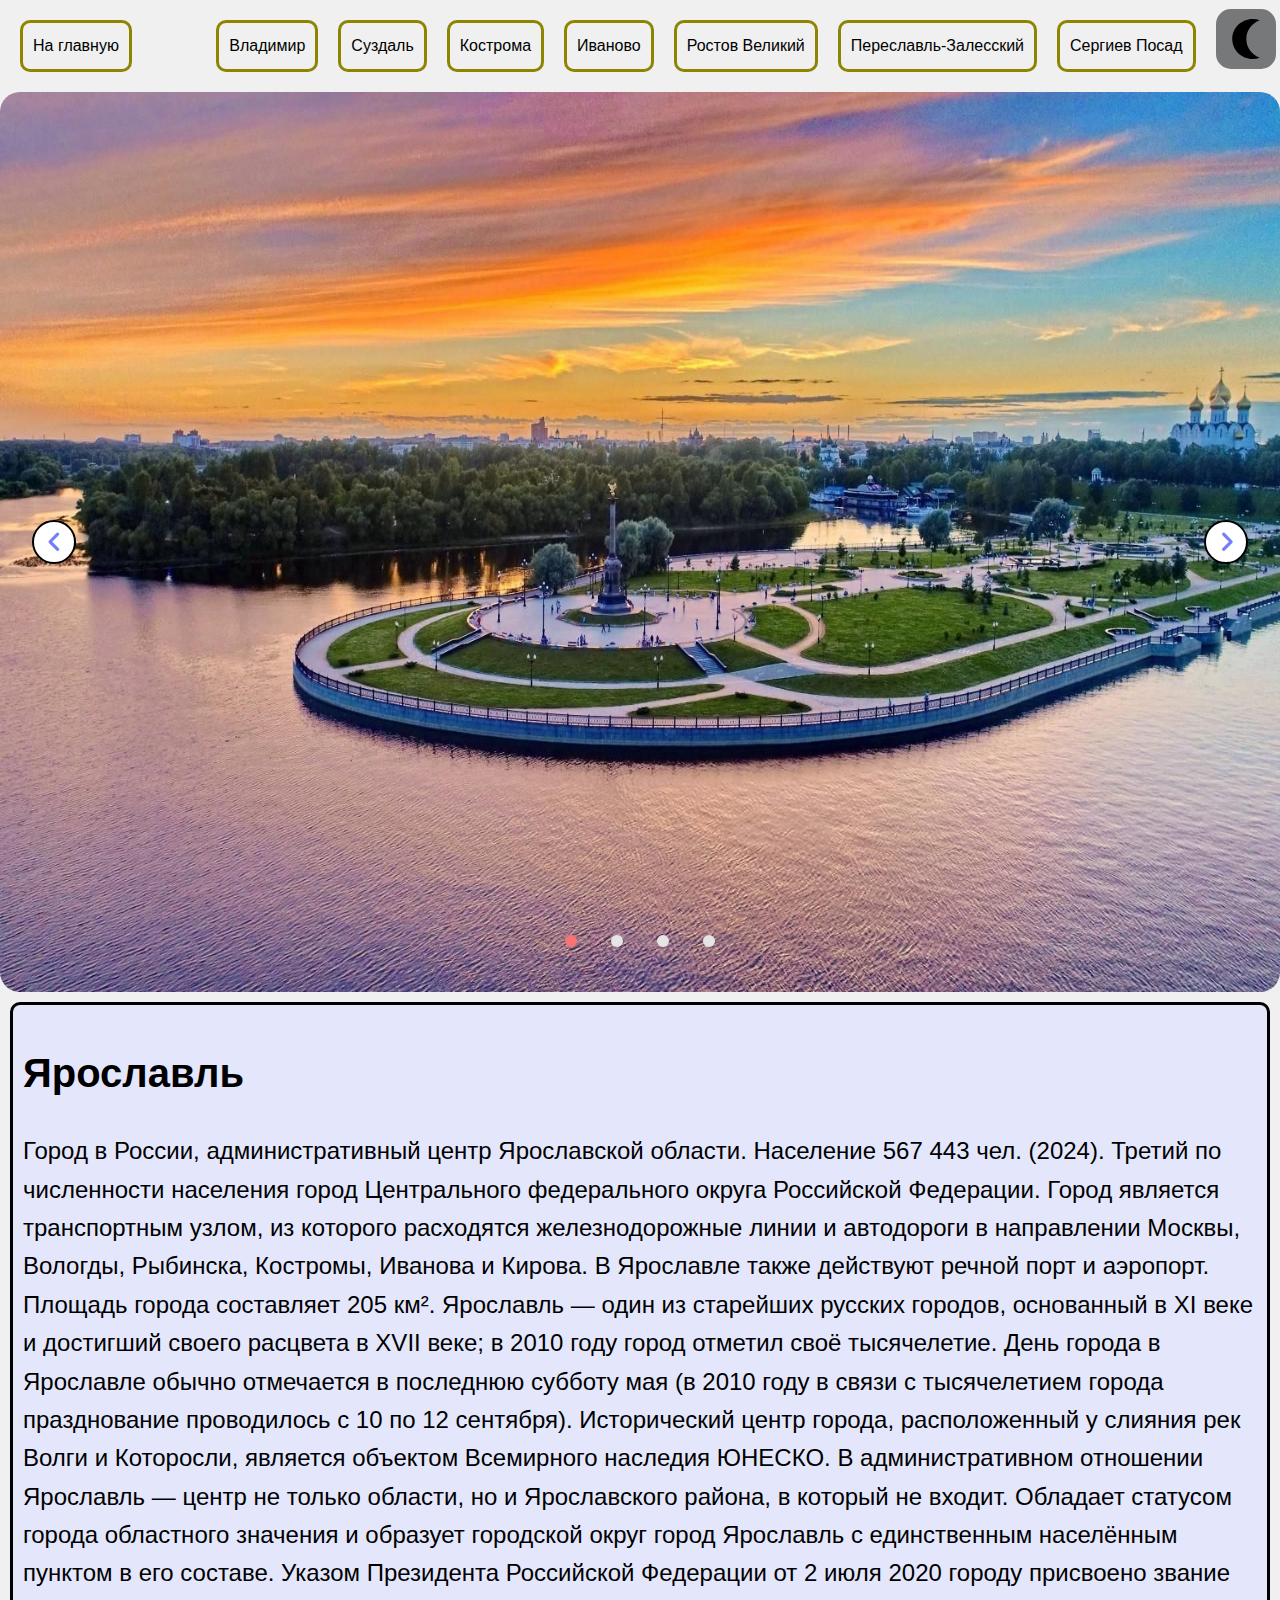
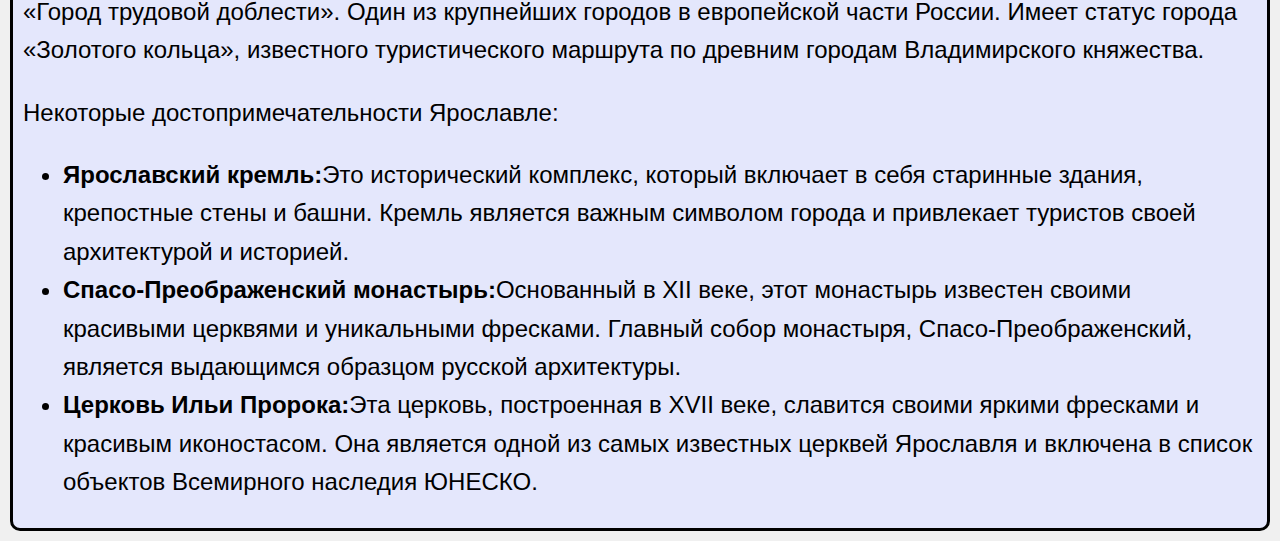
<file: yaroslavl.html>
<!DOCTYPE html>
<html lang="ru">

<head>
    <meta charset="UTF-8">
    <meta name="viewport" content="width=device-width, initial-scale=1.0">
    <title>Ярославль</title>
    <link rel="stylesheet" href="sourse.css">
    <link rel="stylesheet" href="darkTheme.css">
    <link rel="stylesheet" href="https://cdnjs.cloudflare.com/ajax/libs/font-awesome/6.4.0/css/all.min.css">
    <link rel="icon" href="img/icon.png" type="image/png">
</head>
<nav>
    <a href="index.html">На главную</a>
    <div class="navbar">
        <a href="vladimir.html">Владимир</a>
        <a href="yaroslavl.html">Суздаль</a>
        <a href="kostroma.html">Кострома</a>
        <a href="ivanovo.html">Иваново</a>
        <a href="rostov.html">Ростов Великий</a>
        <a href="pereslavl.html">Переславль-Залесский</a>
        <a href="sergievposad.html">Сергиев Посад</a>
    </div>
</nav>
<button class="dark_theme_btn">
    <svg class="darkThemeIcon darkThemeIcon_night" viewBox="-5 0 32 32">
        <g id="Page-1" stroke="none" stroke-width="1" fill="none" fill-rule="evenodd" sketch:type="MSPage">
            <g id="Icon-Set-Filled" sketch:type="MSLayerGroup" transform="translate(-575.000000, -829.000000)"
                fill="#000000">
                <path
                    d="M586.256,845 C586.256,838.1 590.735,832.236 597,829.991 C595.243,829.361 593.353,829 591.372,829 C582.33,829 575,836.164 575,845 C575,853.837 582.33,861 591.372,861 C593.353,861 595.243,860.639 597,860.009 C590.735,857.764 586.256,851.901 586.256,845"
                    id="moon" sketch:type="MSShapeGroup">

                </path>
            </g>
        </g>
    </svg>
    <svg class="darkThemeIcon darkThemeIcon_light" viewBox="0 0 64 64">
        <g>
            <circle fill-rule="evenodd" clip-rule="evenodd" fill="#231F20" cx="32.003" cy="32.005" r="16.001" />
            <path fill-rule="evenodd" clip-rule="evenodd" fill="#231F20" d="M12.001,31.997c0-2.211-1.789-4-4-4H4c-2.211,0-4,1.789-4,4
    		s1.789,4,4,4h4C10.212,35.997,12.001,34.208,12.001,31.997z" />
            <path fill-rule="evenodd" clip-rule="evenodd" fill="#231F20"
                d="M12.204,46.139l-2.832,2.833c-1.563,1.562-1.563,4.094,0,5.656
    		c1.562,1.562,4.094,1.562,5.657,0l2.833-2.832c1.562-1.562,1.562-4.095,0-5.657C16.298,44.576,13.767,44.576,12.204,46.139z" />
            <path fill-rule="evenodd" clip-rule="evenodd" fill="#231F20" d="M32.003,51.999c-2.211,0-4,1.789-4,4V60c0,2.211,1.789,4,4,4
    		s4-1.789,4-4l-0.004-4.001C36.003,53.788,34.21,51.999,32.003,51.999z" />
            <path fill-rule="evenodd" clip-rule="evenodd" fill="#231F20" d="M51.798,46.143c-1.559-1.566-4.091-1.566-5.653-0.004
    		s-1.562,4.095,0,5.657l2.829,2.828c1.562,1.57,4.094,1.562,5.656,0s1.566-4.09,0-5.656L51.798,46.143z" />
            <path fill-rule="evenodd" clip-rule="evenodd" fill="#231F20" d="M60.006,27.997l-4.009,0.008
    		c-2.203-0.008-3.992,1.781-3.992,3.992c-0.008,2.211,1.789,4,3.992,4h4.001c2.219,0.008,4-1.789,4-4
    		C64.002,29.79,62.217,27.997,60.006,27.997z" />
            <path fill-rule="evenodd" clip-rule="evenodd" fill="#231F20"
                d="M51.798,17.859l2.828-2.829c1.574-1.566,1.562-4.094,0-5.657
    		c-1.559-1.567-4.09-1.567-5.652-0.004l-2.829,2.836c-1.562,1.555-1.562,4.086,0,5.649C47.699,19.426,50.239,19.418,51.798,17.859z" />
            <path fill-rule="evenodd" clip-rule="evenodd" fill="#231F20" d="M32.003,11.995c2.207,0.016,4-1.789,4-3.992v-4
    		c0-2.219-1.789-4-4-4c-2.211-0.008-4,1.781-4,3.993l0.008,4.008C28.003,10.206,29.792,11.995,32.003,11.995z" />
            <path fill-rule="evenodd" clip-rule="evenodd" fill="#231F20" d="M12.212,17.855c1.555,1.562,4.079,1.562,5.646-0.004
    		c1.574-1.551,1.566-4.09,0.008-5.649l-2.829-2.828c-1.57-1.571-4.094-1.559-5.657,0c-1.575,1.559-1.575,4.09-0.012,5.653
    		L12.212,17.855z" />
        </g>
    </svg>
</button>
<body>
    <div class="vlslider">
        <div class="blockSlider" id="blockSlider">
            <div class="FullArea">
                <div class="imagesArea">
                    <img src="img/yaroslavlimg/yaroslavl1.jpg" alt="Изображение недоступно" class="imageSlider">
                    <img src="img/yaroslavlimg/yaroslavl2.jpg" alt="Изображение недоступно" class="imageSlider">
                    <img src="img/yaroslavlimg/yaroslavl3.jpg" alt="Изображение недоступно" class="imageSlider">
                    <img src="img/yaroslavlimg/yaroslavl4.jpg" alt="Изображение недоступно" class="imageSlider">
                </div>

                <div class="pointsAreaSize">
                    <span class="point"></span>
                    <span class="point"></span>
                    <span class="point"></span>
                    <span class="point"></span>
                </div>

                <div class="btnsAreaSize">
                    <div class="blockArrow" id="leftBtn"><i class="fa fa-angle-left" aria-hidden="true"></i></div>
                    <div class="blockArrow" id="rightBtn"><i class="fa fa-angle-right" aria-hidden="true"></i></div>
                </div>
            </div>

        </div>
        <script src="script.js"></script>
    </div>
    </div>
    <div class="description">
        <h1>Ярославль</h1>

        <p>Город в России, административный центр Ярославской области. Население 567 443 чел. (2024). Третий по
            численности
            населения город Центрального федерального округа Российской Федерации. Город является транспортным узлом, из
            которого
            расходятся железнодорожные линии и автодороги в направлении Москвы, Вологды, Рыбинска, Костромы, Иванова и
            Кирова. В
            Ярославле также действуют речной порт и аэропорт. Площадь города составляет 205 км².

            Ярославль — один из старейших русских городов, основанный в XI веке и достигший своего расцвета в XVII веке;
            в 2010 году
            город отметил своё тысячелетие. День города в Ярославле обычно отмечается в последнюю субботу мая (в 2010
            году в связи с
            тысячелетием города празднование проводилось с 10 по 12 сентября). Исторический центр города, расположенный
            у слияния
            рек Волги и Которосли, является объектом Всемирного наследия ЮНЕСКО.

            В административном отношении Ярославль — центр не только области, но и Ярославского района, в который не
            входит.
            Обладает статусом города областного значения и образует городской округ город Ярославль c единственным
            населённым
            пунктом в его составе.

            Указом Президента Российской Федерации от 2 июля 2020 городу присвоено звание «Город трудовой доблести».
            Один из
            крупнейших городов в европейской части России. Имеет статус города «Золотого кольца», известного
            туристического маршрута
            по древним городам Владимирского княжества.</p>
        <p>Некоторые достопримечательности Ярославле:</p>
        <ul>
            <li><strong>Ярославский кремль:</strong>Это исторический комплекс, который включает в себя старинные здания,
                крепостные стены и башни. Кремль является важным
                символом города и привлекает туристов своей архитектурой и историей.</li>
            <li><strong>Спасо-Преображенский монастырь:</strong>Основанный в XII веке, этот монастырь известен своими
                красивыми церквями и уникальными фресками. Главный собор
                монастыря, Спасо-Преображенский, является выдающимся образцом русской архитектуры.</li>
            <li><strong>Церковь Ильи Пророка:</strong>Эта церковь, построенная в XVII веке, славится своими яркими
                фресками и красивым иконостасом. Она является одной из
                самых известных церквей Ярославля и включена в список объектов Всемирного наследия ЮНЕСКО.</li>
        </ul>
    </div>

</body>

</html>
</file>
<file: styles.css>
html{
	scroll-behavior: smooth;
}
body {
	font-family: Arial, sans-serif;
	line-height: 1.6;
	background-color: #f0f0f0;
	color: black;
	margin: 0px;
	padding: 0px;
}

img{
	flex-basis: 200;
	flex-grow: 1;
}

header {
	/* background-image: url(img/headerimg.png); */
	background-repeat: no-repeat;
    background-size: cover;
    background-position: center;
	width: 100%;
	height: 100vh;
	margin: 0px;
	padding: 0px;
	text-align: center;
	justify-content: center;
	justify-items: center;
}

        
h1 {
	margin: 0px;
}
h2{
	color: #caa304;
	text-align: center;
}
nav {
	margin-top: 1%;
	background-color: #f0f0f0;
	padding: 10px;
	text-align: center;
}

nav a {
	color: black;
	margin: 10px;
	text-decoration: none;
	border: solid rgb(141, 132, 1);
	border-radius: 10px;
	padding: 10px;
	background-color: none;
	display: inline-block;
	transition-duration: .3s;
}

nav a:hover {
	background-color: rgb(202, 189, 0);
}

.intro {
	margin: 10px;
	padding: 10px;
	font-size: 19px;
}

.adapt {
	border-style: solid;
	border-radius: 20px;
	background-color: #e4e7fc;
	border-color: black;
	display: flex;
	margin: 10px;
	margin-bottom: 50px;
	overflow: hidden;
}
.container {
	display: flex;
	flex-wrap: wrap;
	align-items: center;
	width: 100%;
	margin-top: 30px;
}

.map {
	padding: 10px;
	display: flex;
	text-align: center;
	justify-content: center;
	justify-items: center;
}

.text1 {
	text-align: center;
	width: 450px;
	height: auto;
	margin: 10px;
	font-size: 20px;
	padding: 15px;
}

.image1 {
	height: auto;
	width: 900px;
	
}

.image {
	max-width: 450px;
	height: auto;
	margin: 15px;
	transition: 1s ease;
}
.image:hover {
	transform: scale(1.5);
}

.text {
	flex-basis: 200;
	flex-grow: 1;
	flex: 1;
	margin: 10px;
}

.more-button {
	display: block;
	margin-right: 100px;
	padding: 10px 15px;
	background-color: #007bff;
	color: white;
	text-decoration: none;
	border-radius: 5px;
	cursor: pointer;
	float: right;

}

.more-button:hover {
	background-color: #003115;
		transform: translateY(-10px);
	transition: ease 0.5s;
}
@media (max-width: 1300px) {
	.image1 {
		width: 450px;
		height: 400px;
	}
}
.blockSlider {
	display: flex;

	width: 1200px;
	height: auto;
	border: 1px solid black;
	border-radius: 24px;
	margin-left: 100px;
	position: relative;
	overflow: hidden;
}
.FullArea {
	display: flex;
	width: 100%;
	align-items: center;
	justify-content: center;
}
.pointsAreaSize {
	width: 150px;
	display: flex;
	justify-content: space-between;
	position: absolute;
	bottom: 5%;
}
.point {
	display: flex;
	width: 12px;
	height: 12px;
	background: rgb(229, 229, 229);
	border-radius: 100px;
	cursor: pointer;
}

.point:hover {
	background: rgb(160, 167, 243);
}
.imagesArea {
	width: 100%;
	height: 100%;
	overflow: hidden;
}
.imageSlider {
	display: none;
	align-items: center;
	justify-content: center;
	width: 100%;
	height: 100%;
	overflow: hidden;
	animation-name: Animation;
	animation-duration: 1s;
}
.activeImage {
	background: rgb(250, 115, 115);
	display: flex;
	border-radius: 20px;
}
.btnsAreaSize {
	position: absolute;
	display: flex;
	width: 95%;
	justify-content: space-between;
}
i.fa.fa-angle-left,
i.fa.fa-angle-right {
	color: rgb(115, 126, 250);
	font-size: 24px;
	cursor: pointer;
	font-weight: 800;
}
.blockArrow {
	display: flex;
	width: 40px;
	height: 40px;
	background-color: white;
	border: 2px solid black;
	border-radius: 50px;
	align-items: center;
	justify-content: center;
}
.blockArrow:hover {
	background: rgba(39, 39, 39, 0.59);
	border: 1px solid white;
	color: white;
	cursor: pointer;
}

.blockArrow:active {
	background: rgba(16, 16, 16, 0.59);
	border: 1px solid white;
	color: white;
	cursor: pointer;
}
</file>
<file: darkTheme.css>
.dark_theme_btn{
	position: absolute;
	left: 95%;
    top: 1%;
	height: 60px;
    width: 60px;
	border-radius: 15px;
	cursor: pointer;
	background-color: #777879;
	color: white;
    border: none;
    transition: background-color .4s;
}
.dark_theme_btn:hover{
    background-color: #8d8e8f;
}
.darkThemeIcon{
    opacity: 0;
    transition: opacity .4s;
    position: absolute;
    width: 40px;
    margin-left: -20px;
    margin-top: -20px;
}
.darkThemeIcon_night{
    opacity: 1;
    
}
.darkThemeIcon_light{
    opacity: 0;
}
body{
    transition: background-color .4s
}
nav{
    transition: background-color .4s
}
body.darkTheme{
    background-color: #1f1f1f;
    
}
body.darkTheme .dark_theme_btn{
    background-color: rgb(173, 173, 2);
}
nav.darkTheme{
    background-color: #1f1f1f;
    
}
body.darkTheme .darkThemeIcon_night{
    opacity: 0;
}
body.darkTheme .darkThemeIcon_light{
    opacity: 1;
}
body.darkTheme .adapt{
    background-color: #181b1f;    
}

body.darkTheme .more-button{
    background-color: black;
}
body.darkTheme .image{
    filter: brightness(40%);
}
body.darkTheme .imageSlider{
    filter: brightness(40%);
}
body.darkTheme .image1{
    filter: brightness(40%);
}
body.darkTheme .navbar{
    background-color: #1f1f1f;
}
body.darkTheme .description{
    background-color: #181b1f;
}

body.darkTheme select, input{
    background-color: #222529
}
body.darkTheme button{
   background-color: #222529 
}
body.darkTheme #speed{
    background-color: #222529;
}
body.darkTheme #map{
    filter: brightness(40%);
}
.image1{
    display: block;
}
.image12{
    display: none;
}
body.darkTheme .image12{
    display: block;
}
body.darkTheme .image1{
    display: none;
}
</file>
<file: sourse.css>
body {
	background-color: #f0f0f0;
	margin: 0%;
	font-family: Arial, sans-serif;
	line-height: 1.6;
}
nav {
	display: flex;
	justify-content: space-between;
	align-items: center;
	padding: 10px;

}
nav a {
	color: black;
	margin: 10px;
	text-decoration: none;
	border: solid rgb(141, 132, 1);
	border-radius: 10px;
	padding: 10px;
	background-color: none;
	display: inline-block;
	transition-duration: .3s;
}

nav a:hover {
	background-color: rgb(202, 189, 0);
}
.navbar {
	display: flex;
	justify-content: center;
	flex-grow: 1;
}
.vlslider {
	display: flex;
	justify-content: center;
	justify-items: center;
}
.blockSlider {
	display: flex;
	width: 100%;
	height: 100vh;
	position: relative;
	overflow: hidden;
}
.FullArea {
	display: flex;
	width: 100%;
	align-items: center;
	justify-content: center;
}
.pointsAreaSize {
	width: 150px;
	display: flex;
	justify-content: space-between;
	position: absolute;
	bottom: 5%;
}
.point {
	display: flex;
	width: 12px;
	height: 12px;
	background: rgb(229, 229, 229);
	border-radius: 100px;
	cursor: pointer;
}

.point:hover {
	background: rgb(160, 167, 243);
}
.imagesArea {
	width: 100%;
	height: 100%;
	overflow: hidden;
}
.imageSlider {
	display: none;
	align-items: center;
	justify-content: center;
	width: 100%;
	height: 100%;
	overflow: hidden;
	animation-name: Animation;
	animation-duration: 1s;
}
.activeImage {
	background: rgb(250, 115, 115);
	display: flex;
	border-radius: 20px;
}
.btnsAreaSize {
	position: absolute;
	display: flex;
	width: 95%;
	justify-content: space-between;
}
i.fa.fa-angle-left,
i.fa.fa-angle-right {
	color: rgb(115, 126, 250);
	font-size: 24px;
	cursor: pointer;
	font-weight: 800;
}
.blockArrow {
	display: flex;
	width: 40px;
	height: 40px;
	background-color: white;
	border: 2px solid black;
	border-radius: 50px;
	align-items: center;
	justify-content: center;
}
.blockArrow:hover {
	background: rgba(39, 39, 39, 0.59);
	border: 1px solid white;
	color: white;
	cursor: pointer;
}

.blockArrow:active {
	background: rgba(16, 16, 16, 0.59);
	border: 1px solid white;
	color: white;
	cursor: pointer;
}

h1 {
	font-size: 40px;
}
p {
	font-size: 24px;
}
.description {
	display: inline-block;
	background-color: #e4e7fc;
	padding: 10px;
	margin: 10px;
	border: solid black;
	border-radius: 10px;
}
li{
	font-size: 24px;
}
</file>
<file: map.css>
body{
    background-color: #f0f0f0;
    font-family: Arial, sans-serif;
	line-height: 1.6;
 }
.mainButton{
 color: black;
	margin: 10px;
	text-decoration: none;
	border: solid;
	border-radius: 10px;
	padding: 10px;
	background-color: none;
	display: inline-block;
}
.mainButton:hover{
  background-color: rgb(202, 189, 0);  
}
 h1{
    display: flex;
    justify-content: center;
 }
 #map {
            width: 100%;
            height: 75vh;
            margin-top: 20px;
        }
        .input-group {
            margin-bottom: 10px;
            
            
        }
        label {
            display: block;
            margin-bottom: 5px;

        }
        #speed{
            background-color: rgb(141, 132, 1);  
        }
        select, input {
            color: black;
            width: 100%;
            padding: 8px;
            box-sizing: border-box;
            background-color: rgb(141, 132, 1);
            border: 1px solid rgb(141, 132, 1);
            border-radius: 10px;
            
        }
        button {
            padding: 10px 20px;
            background-color: rgb(141, 132, 1);
            color: white;
            border: 1px solid rgb(141, 132, 1);
            border-radius: 10px;
            cursor: pointer;
            color: black;
            
        }
        p{
        display: inline-flex;
        }
</file>
<file: map2.css>
body{
    background-color: #b6dfd7;
    font-family: Arial, sans-serif;
	line-height: 1.6;
}
 #map {
width: 100%;
height: 500px;
margin-top: 20px;
}
.input-group {
margin-bottom: 10px;
}
label {
display: block;
margin-bottom: 5px;
}
select, input {
width: 100%;
padding: 8px;
box-sizing: border-box;
}
button {
padding: 10px 20px;
background-color: #007bff;
color: white;
border: none;
cursor: pointer;
}
button:hover {
background-color: #0056b3;
}
</file>
